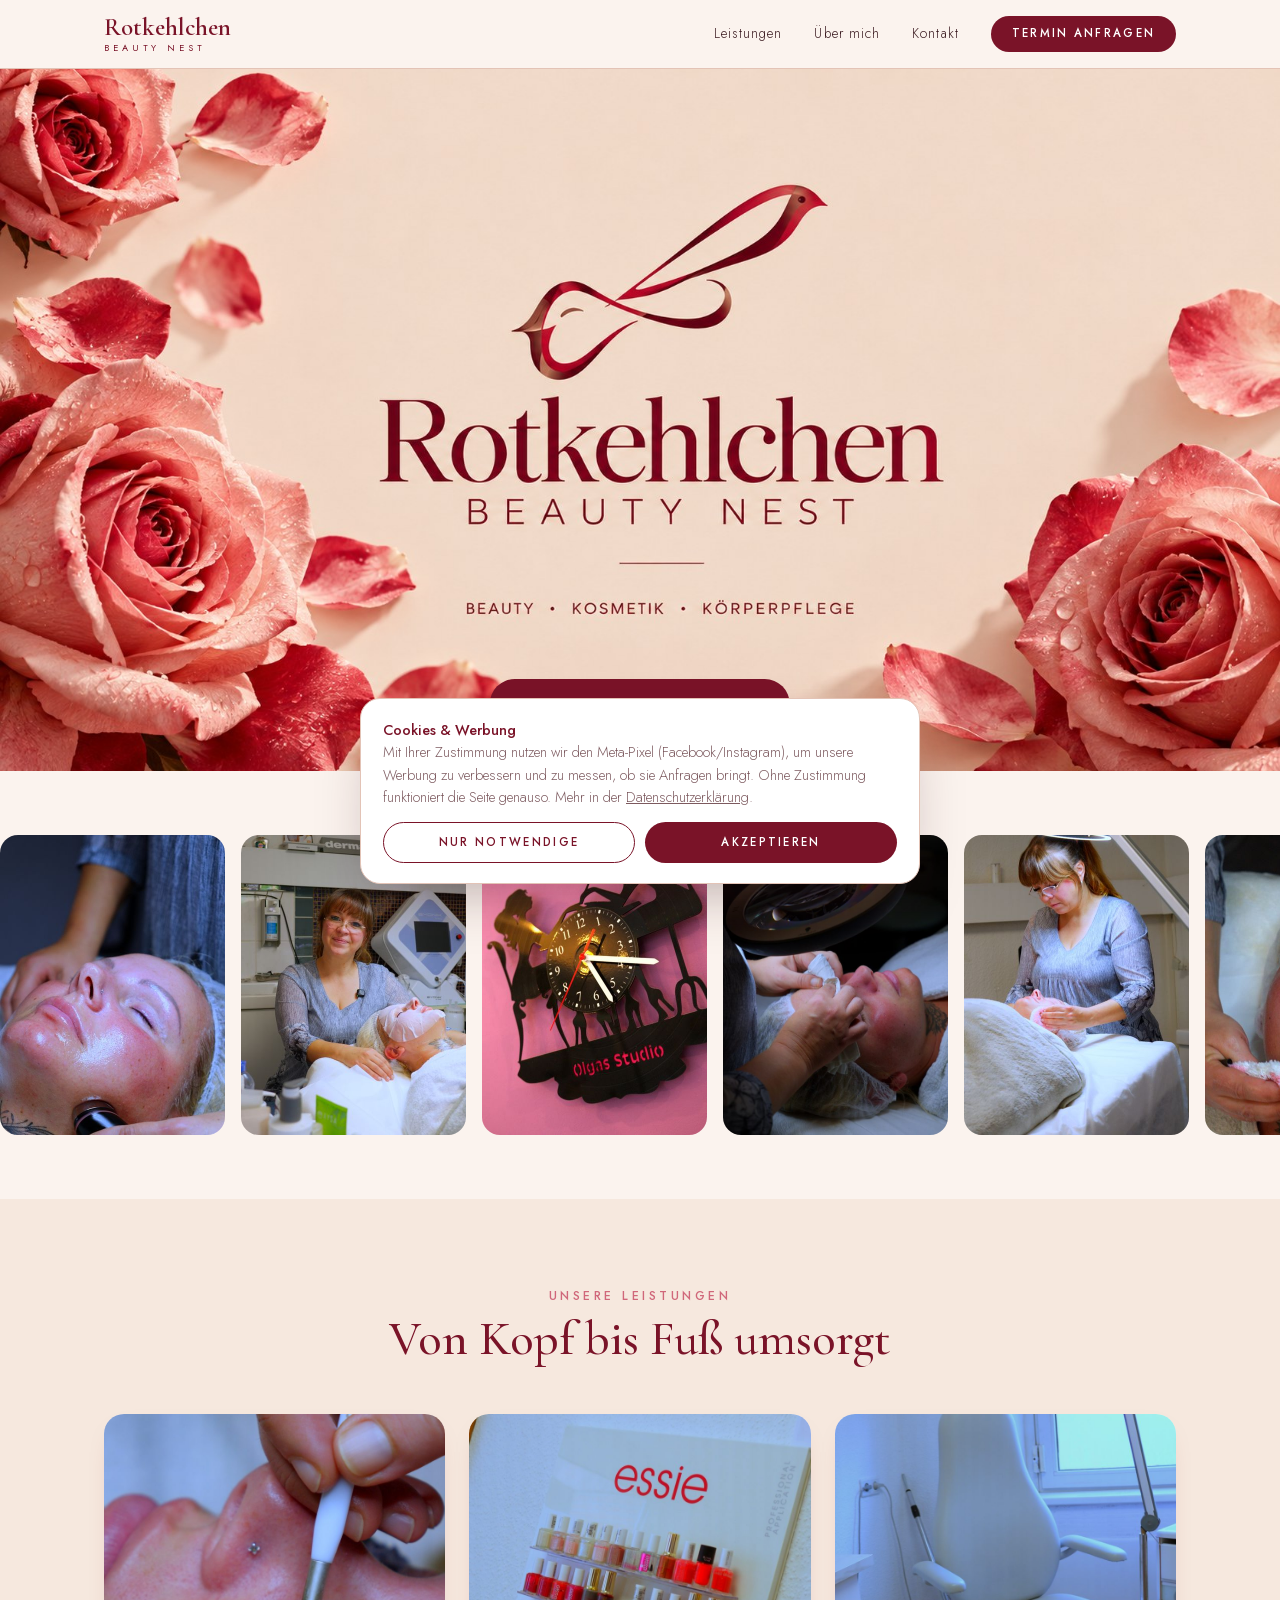
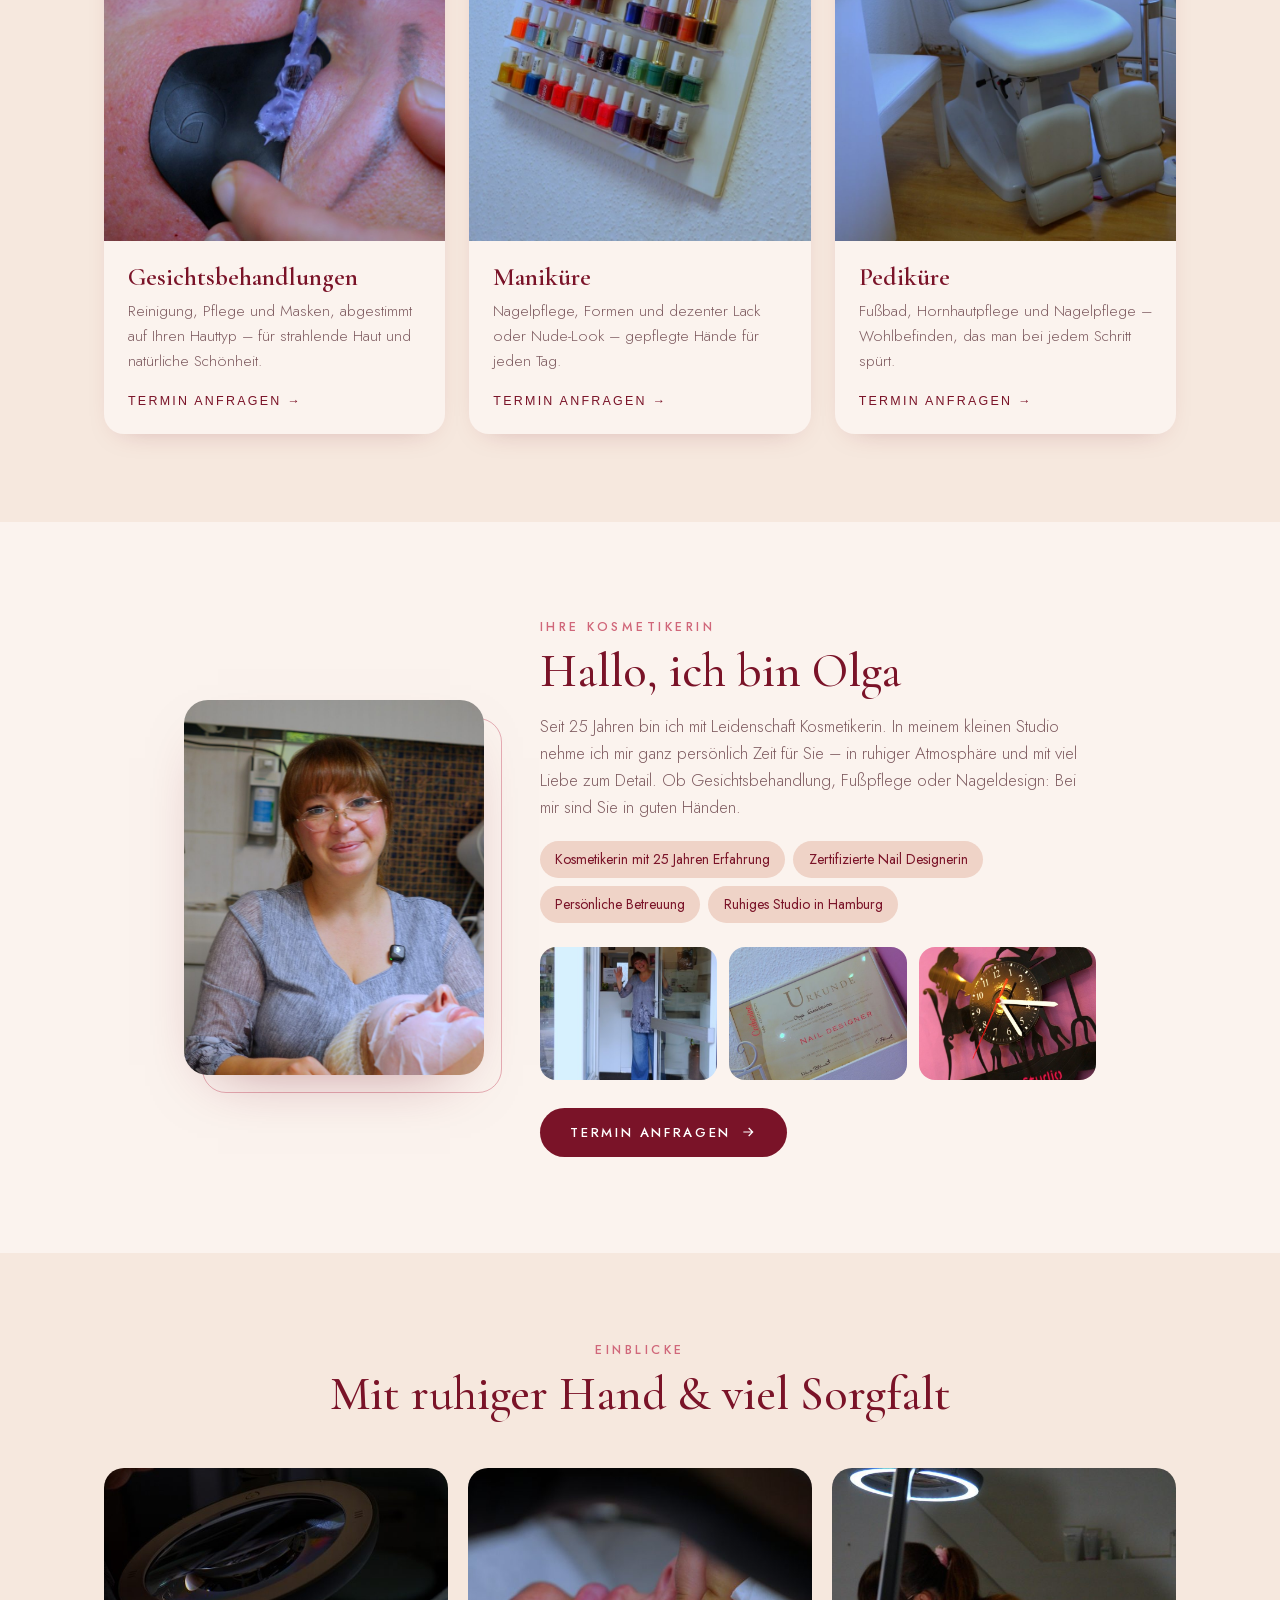
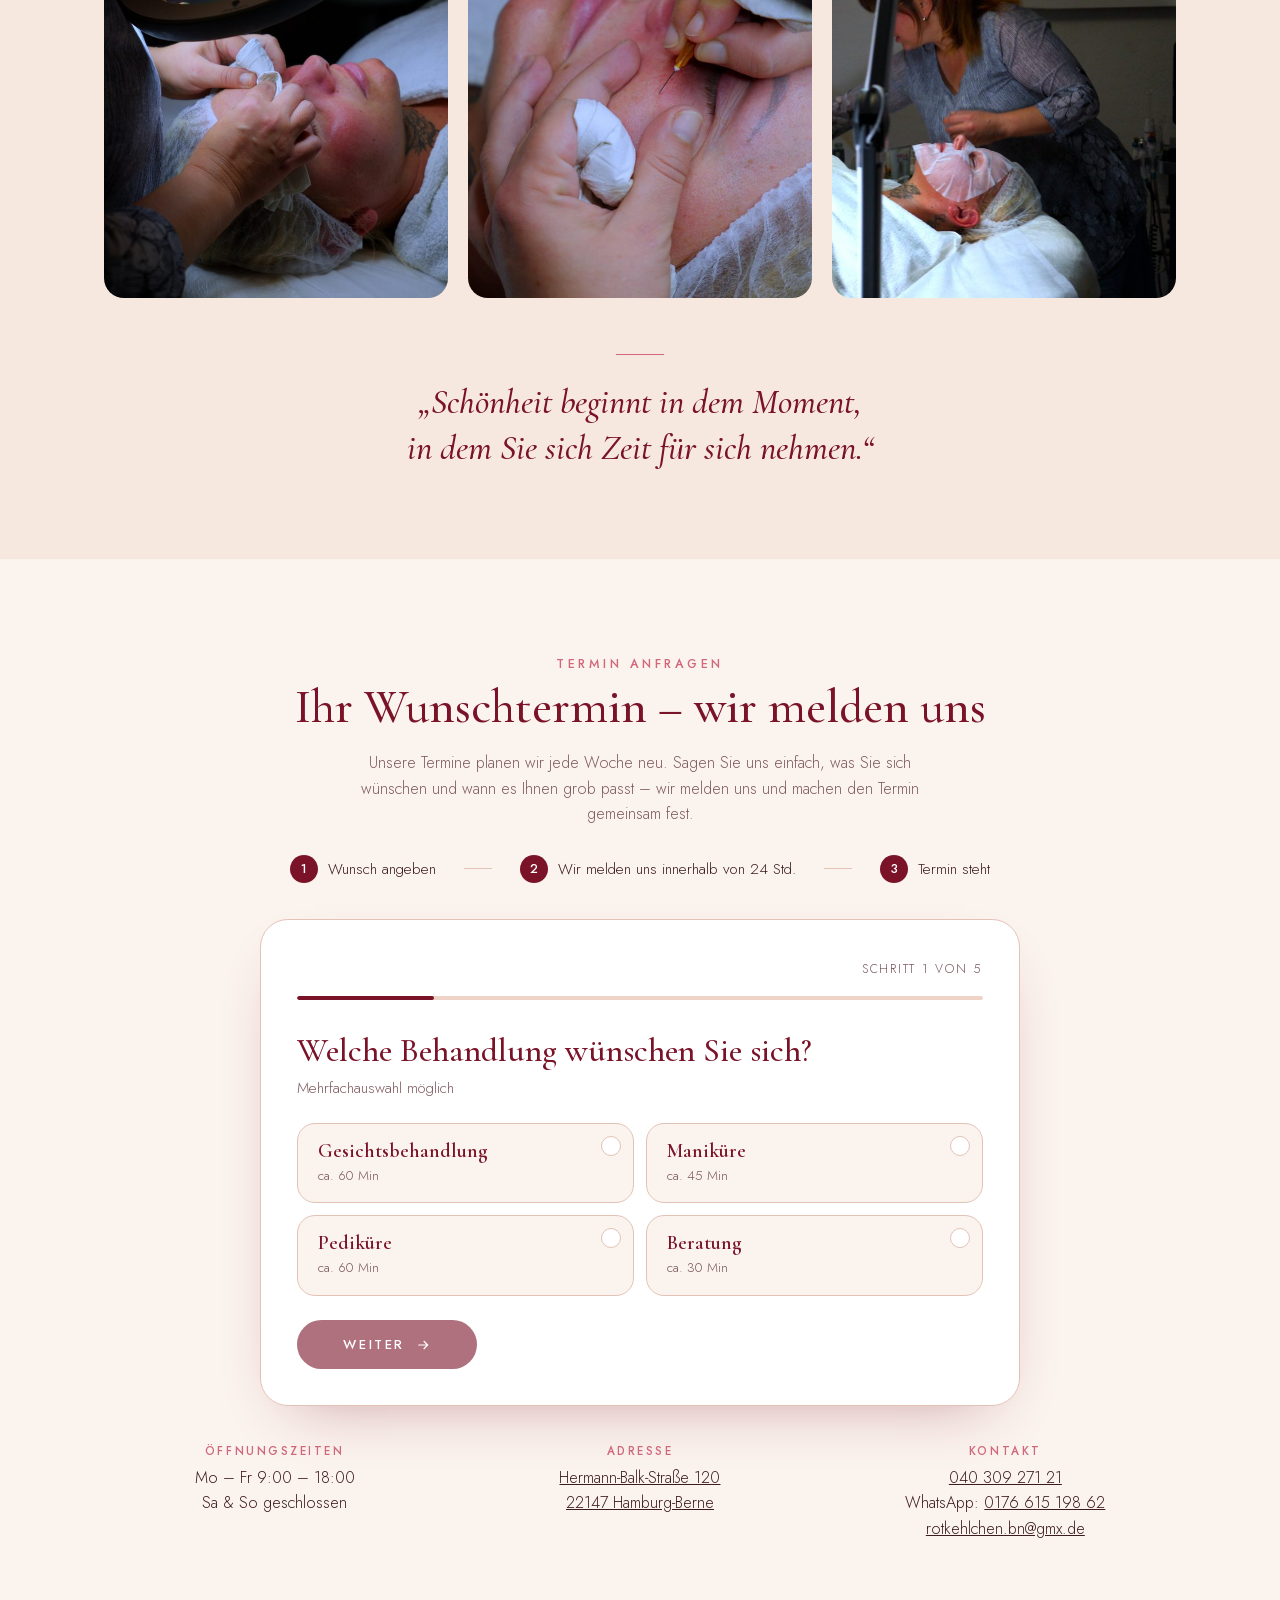
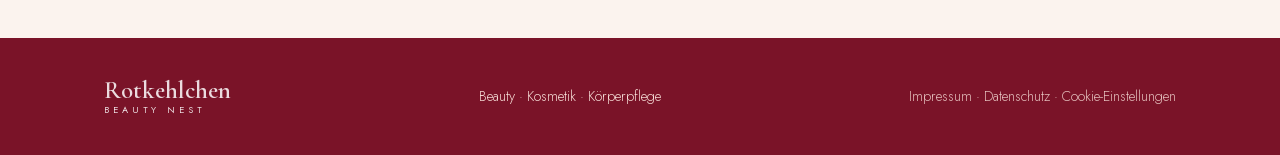
<file: index.html>
<!DOCTYPE html>
<html lang="de">
<head>
<meta charset="UTF-8">
<meta name="viewport" content="width=device-width, initial-scale=1">
<title>Rotkehlchen Beauty Nest – Kosmetik &amp; Fußpflege in Hamburg-Berne</title>
<meta name="description" content="Rotkehlchen Beauty Nest in Hamburg-Berne – Gesichtsbehandlungen, Maniküre und Pediküre. Jetzt Wunschtermin anfragen.">
<link rel="stylesheet" href="assets/fonts/fonts.css">
<link rel="icon" href="/favicon.ico" sizes="48x48">
<link rel="icon" type="image/png" sizes="96x96" href="assets/favicon-96.png">
<link rel="icon" type="image/png" sizes="32x32" href="assets/favicon-32.png">
<link rel="icon" type="image/png" sizes="192x192" href="assets/icon-192.png">
<link rel="apple-touch-icon" href="assets/apple-touch-icon.png">
<meta name="theme-color" content="#7a1328">
<link rel="canonical" href="https://rotkehlchen-beauty-nest.de/">
<!-- Vorschau beim Teilen (WhatsApp, Instagram, Facebook) -->
<meta property="og:type" content="website">
<meta property="og:url" content="https://rotkehlchen-beauty-nest.de/">
<meta property="og:site_name" content="Rotkehlchen Beauty Nest">
<meta property="og:title" content="Rotkehlchen Beauty Nest – Kosmetik in Hamburg-Berne">
<meta property="og:description" content="Gesichtsbehandlungen, Maniküre und Pediküre. Jetzt Wunschtermin anfragen.">
<meta property="og:image" content="https://rotkehlchen-beauty-nest.de/assets/og-image.jpg">
<meta property="og:image:width" content="1200">
<meta property="og:image:height" content="630">
<meta property="og:locale" content="de_DE">
<meta name="twitter:card" content="summary_large_image">
<style>
  :root{
    --cream:#f6e8de;
    --cream-2:#fbf3ee;
    --blush:#efd3c7;
    --rose:#d0677a;
    --wine:#7a1328;
    --wine-dark:#5a0d1d;
    --ink:#3b1a20;
    --muted:#7d5a5f;
    --line:#e3c3b6;
    --serif:"Cormorant Garamond",Georgia,serif;
    --sans:"Jost",system-ui,sans-serif;
  }
  *{box-sizing:border-box;margin:0;padding:0}
  html{scroll-behavior:smooth}
  body{font-family:var(--sans);font-weight:300;color:var(--ink);background:var(--cream-2);line-height:1.6;-webkit-font-smoothing:antialiased}
  img{display:block;max-width:100%}
  a{color:inherit}
  .wrap{max-width:1120px;margin:0 auto;padding:0 24px}
  .eyebrow{font-size:.78rem;letter-spacing:.28em;text-transform:uppercase;color:var(--rose);font-weight:500}
  h2{font-family:var(--serif);font-weight:500;color:var(--wine);font-size:clamp(2rem,4.5vw,3rem);line-height:1.1;margin:.4rem 0 1rem}
  .btn{display:inline-flex;align-items:center;gap:.6rem;background:var(--wine);color:#fff;text-decoration:none;border:0;cursor:pointer;
       font:500 .82rem/1 var(--sans);letter-spacing:.2em;text-transform:uppercase;padding:1.05rem 1.9rem;border-radius:999px;white-space:nowrap;transition:background .2s,transform .2s}
  .btn:hover{background:var(--wine-dark);transform:translateY(-1px)}
  .btn svg{width:16px;height:16px}

  /* Header */
  header{position:sticky;top:0;z-index:20;background:rgba(251,243,238,.9);backdrop-filter:blur(10px);border-bottom:1px solid var(--line)}
  header .wrap{display:flex;align-items:center;justify-content:space-between;height:68px}
  .brand{font-family:var(--serif);font-size:1.55rem;font-weight:600;color:var(--wine);text-decoration:none;line-height:1}
  .brand small{display:block;font-family:var(--sans);font-size:.58rem;letter-spacing:.42em;font-weight:400;margin-top:3px}
  header nav{display:flex;gap:2rem;align-items:center}
  header nav a{text-decoration:none;font-size:.85rem;letter-spacing:.08em}
  header nav a:not(.btn):hover{color:var(--wine)}
  header .btn{padding:.75rem 1.3rem;font-size:.72rem}

  /* Hero */
  .hero{position:relative;background:var(--cream)}
  .hero img{width:100%;height:auto;aspect-ratio:1672/941;object-fit:cover;min-height:440px;max-height:78vh}
  .hero .cta{position:absolute;left:50%;bottom:6%;transform:translateX(-50%);display:flex;flex-direction:column;align-items:center;gap:.8rem}

  /* Slider */
  .slider{overflow:hidden;padding:64px 0}
  .track{display:flex;gap:16px;width:max-content;animation:slide 70s linear infinite}
  .track-dup{display:flex;gap:16px}
  .track img{height:300px;width:225px;object-fit:cover;border-radius:18px;flex:none}
  @keyframes slide{to{transform:translateX(calc(-50% - 8px))}}
  @media (prefers-reduced-motion:reduce){.track{animation:none}.slider{overflow-x:auto}}

  /* Intro */
  .intro{padding:96px 0 72px;text-align:center}
  .intro p.lead{max-width:640px;margin:0 auto;font-size:1.12rem;color:var(--muted)}

  /* Services */
  .services{background:var(--cream);padding:88px 0}
  .head{text-align:center;margin-bottom:48px}
  .cards{display:grid;grid-template-columns:repeat(3,1fr);gap:24px}
  .card{background:var(--cream-2);border-radius:20px;overflow:hidden;display:flex;flex-direction:column;box-shadow:0 10px 30px -18px rgba(122,19,40,.35)}
  .card img{width:100%;aspect-ratio:4/5;object-fit:cover}
  .card .body{padding:22px 24px 26px;display:flex;flex-direction:column;gap:.5rem;flex:1}
  .card h3{font-family:var(--serif);font-weight:600;font-size:1.6rem;color:var(--wine);line-height:1.1}
  .card p{color:var(--muted);font-size:.97rem}
  .card .more{margin-top:auto;padding-top:.8rem;font-size:.78rem;letter-spacing:.18em;text-transform:uppercase;color:var(--wine);font-weight:500;background:none;border:0;cursor:pointer;text-align:left}
  .card .more:hover{color:var(--rose)}

  /* Über mich */
  .about{padding:96px 0}
  .about-grid{display:grid;grid-template-columns:300px 1fr;gap:56px;align-items:center;max-width:960px}
  .about-photo{position:relative}
  .about-photo img{width:100%;aspect-ratio:4/5;object-fit:cover;border-radius:24px;box-shadow:0 24px 60px -34px rgba(122,19,40,.5)}
  .about-photo::before{content:"";position:absolute;inset:18px -18px -18px 18px;border:1px solid var(--rose);border-radius:24px;z-index:-1;opacity:.5}
  .about-text p{color:var(--muted);font-size:1.05rem;margin-bottom:20px}
  .badges{list-style:none;display:flex;flex-wrap:wrap;gap:8px;margin-bottom:24px}
  .badges li{padding:.45rem .95rem;border-radius:999px;background:var(--blush);color:var(--wine);font-size:.88rem;font-weight:400}
  .about-mini{display:grid;grid-template-columns:repeat(3,1fr);gap:12px;margin-bottom:28px}
  .about-mini img{width:100%;aspect-ratio:4/3;object-fit:cover;border-radius:16px}

  /* Galerie */
  .gallery{background:var(--cream);padding:88px 0}
  .gallery-grid{display:grid;grid-template-columns:repeat(3,1fr);gap:20px}
  .gallery-grid img{width:100%;aspect-ratio:4/5;object-fit:cover;border-radius:20px}

  /* Spruch */
  .quote{max-width:720px;margin:56px auto 0;text-align:center;text-wrap:balance;font-family:var(--serif);font-style:italic;font-size:clamp(1.5rem,3vw,2.2rem);line-height:1.3;color:var(--wine)}
  .quote::before{content:"";display:block;width:48px;height:1px;background:var(--rose);margin:0 auto 24px}

  /* Terminanfrage */
  .booking{padding:96px 0}
  .booking .head{margin-bottom:28px}
  .booking .head p{max-width:600px;margin:0 auto;color:var(--muted)}
  .how{display:flex;justify-content:center;flex-wrap:wrap;gap:10px 28px;margin:0 0 36px;list-style:none;counter-reset:how}
  .how li{display:flex;align-items:center;gap:10px;font-size:.95rem;color:var(--ink)}
  .how li::before{counter-increment:how;content:counter(how);display:grid;place-items:center;width:28px;height:28px;border-radius:50%;background:var(--wine);color:#fff;font-size:.8rem;font-weight:500}
  .how li:not(:last-child)::after{content:"";width:28px;height:1px;background:var(--line);margin-left:18px}
  .planner,.done{background:#fff;border:1px solid var(--line);border-radius:28px;padding:36px;box-shadow:0 24px 60px -34px rgba(122,19,40,.45)}
  .block{margin-bottom:34px}
  .block-title{display:flex;align-items:center;flex-wrap:wrap;font-size:.74rem;letter-spacing:.2em;text-transform:uppercase;font-weight:500;color:var(--wine);margin-bottom:14px}
  .block-title em{font-style:normal;letter-spacing:.02em;text-transform:none;font-weight:400;color:var(--muted);margin-left:.6rem;font-size:.85rem}
  .step{display:inline-grid;place-items:center;width:24px;height:24px;border-radius:50%;background:var(--blush);color:var(--wine);font-size:.72rem;letter-spacing:0;margin-right:.6rem;flex:none}
  .step-note{max-width:620px;color:var(--muted);font-size:.95rem;margin:-4px 0 16px}
  .mini-title{font-family:var(--serif);font-weight:600;font-size:1.15rem;color:var(--wine);margin:24px 0 10px;line-height:1.2}

  /* Auswahl-Kacheln & Chips */
  .opt input{position:absolute;opacity:0;pointer-events:none}
  .opt input:focus-visible+span{outline:2px solid var(--rose);outline-offset:2px}
  .svc-grid{display:grid;grid-template-columns:repeat(4,1fr);gap:12px}
  .svc span{display:flex;flex-direction:column;gap:2px;height:100%;padding:14px 16px;border:1px solid var(--line);border-radius:16px;background:var(--cream-2);cursor:pointer;transition:all .15s}
  .svc b{font-family:var(--serif);font-size:1.25rem;font-weight:600;color:var(--wine);line-height:1.15}
  .svc small{font-size:.84rem;color:var(--muted)}
  .svc span:hover{border-color:var(--rose)}
  .svc input:checked+span{background:var(--wine);border-color:var(--wine)}
  .svc input:checked+span b,.svc input:checked+span small{color:#fff}
  .chips{display:flex;flex-wrap:wrap;gap:8px}
  .chip span{display:inline-flex;align-items:center;gap:8px;padding:.6rem 1.1rem;border:1px solid var(--line);border-radius:999px;font-size:.93rem;cursor:pointer;background:var(--cream-2);transition:all .15s}
  .chip span:hover{border-color:var(--rose)}
  .chip input:checked+span{background:var(--wine);border-color:var(--wine);color:#fff}
  .chip svg{width:17px;height:17px}


  /* Klick-Fenster */
  .wizard{max-width:760px;margin:0 auto;overflow:hidden}
  .wz-head{display:flex;align-items:center;justify-content:space-between;min-height:28px;margin-bottom:12px}
  .wz-back{display:inline-flex;align-items:center;gap:4px;background:none;border:0;color:var(--wine);font:500 .82rem var(--sans);letter-spacing:.06em;cursor:pointer;padding:4px 6px 4px 0}
  .wz-back svg{width:16px;height:16px}
  .wz-back[hidden]{display:none}
  .wz-count{margin-left:auto;font-size:.78rem;letter-spacing:.14em;text-transform:uppercase;color:var(--muted)}
  .wz-bar{height:4px;background:var(--blush);border-radius:4px;overflow:hidden;margin-bottom:32px}
  .wz-bar span{display:block;height:100%;width:20%;background:var(--wine);border-radius:4px;transition:width .35s ease}
  .wstep{display:none}
  .wstep.active{display:block}
  .wstep.active.anim{animation:wzIn .35s ease}
  .wstep.active.anim.back{animation-name:wzBack}
  @media (prefers-reduced-motion:reduce){.wstep.active.anim{animation:none}}
  @keyframes wzIn{from{opacity:0;transform:translateX(24px)}to{opacity:1;transform:none}}
  @keyframes wzBack{from{opacity:0;transform:translateX(-24px)}to{opacity:1;transform:none}}
  .wz-q{font-family:var(--serif);font-weight:500;font-size:clamp(1.6rem,3.4vw,2.1rem);color:var(--wine);line-height:1.15;margin-bottom:6px;outline:none}
  .wz-hint{color:var(--muted);font-size:.95rem;margin-bottom:22px}
  .wz-q+.tiles{margin-top:22px}
  .tiles{display:grid;grid-template-columns:1fr 1fr;gap:12px;margin-bottom:24px}
  .tiles.three{grid-template-columns:repeat(3,1fr)}
  .tile span{display:flex;flex-direction:column;justify-content:center;gap:2px;min-height:78px;height:100%;padding:16px 20px;border:1px solid var(--line);border-radius:18px;background:var(--cream-2);cursor:pointer;transition:all .15s;position:relative}
  .tile span.ic{align-items:center;text-align:center;gap:8px}
  .tile span.ic svg{width:26px;height:26px;color:var(--wine)}
  .tile b{font-family:var(--serif);font-size:1.25rem;font-weight:600;color:var(--wine);line-height:1.15}
  .tile input[type=checkbox]+span{padding-right:44px}
  .tile small{font-size:.84rem;color:var(--muted)}
  .tile span:hover{border-color:var(--rose);transform:translateY(-1px)}
  .tile input:checked+span{background:var(--wine);border-color:var(--wine)}
  .tile input:checked+span b,.tile input:checked+span small,.tile input:checked+span svg{color:#fff}
  .tile input[type=checkbox]+span::after{content:"";position:absolute;top:12px;right:12px;width:18px;height:18px;border-radius:50%;border:1px solid var(--line);background:#fff}
  .tile input[type=checkbox]:checked+span::after{border-color:#fff;background:#fff url("data:image/svg+xml,%3Csvg xmlns='http://www.w3.org/2000/svg' viewBox='0 0 24 24' fill='none' stroke='%237a1328' stroke-width='3'%3E%3Cpath d='M5 12.5l4.5 4.5L19 7.5'/%3E%3C/svg%3E") center/12px no-repeat}
  .wz-next{min-width:180px;justify-content:center}
  .wz-next:disabled{opacity:.4;cursor:default;transform:none}
  .wz-recap{background:var(--cream-2);border-radius:14px;padding:12px 16px;font-size:.9rem;color:var(--muted);margin:14px 0 20px;line-height:1.6}
  .wz-recap b{color:var(--wine);font-weight:500}

  /* Daten */
  fieldset{border:0;min-width:0}
  .row{display:grid;grid-template-columns:1fr 1fr 1fr;gap:14px}
  .field{display:flex;flex-direction:column;gap:.35rem;margin-bottom:14px}
  .field span{font-size:.82rem;color:var(--muted)}
  input[type=text],input[type=email],input[type=tel],textarea{
    width:100%;font:400 1rem var(--sans);color:var(--ink);background:var(--cream-2);border:1px solid var(--line);border-radius:12px;padding:.8rem .95rem;transition:border .15s}
  input:focus,textarea:focus{outline:none;border-color:var(--rose);background:#fff}
  textarea{resize:vertical;min-height:72px}
  .consent{display:flex;gap:.6rem;align-items:flex-start;font-size:.85rem;color:var(--muted);margin-bottom:20px}
  .consent input{margin-top:.25rem;accent-color:var(--wine)}
  .btn.send{width:100%;justify-content:center}
  .btn:disabled{opacity:.6;cursor:default;transform:none}
  .error{color:#b3261e;font-size:.88rem;margin-bottom:12px;display:none}

  .done{display:none;text-align:center;padding:56px 36px}
  .done .check{width:64px;height:64px;border-radius:50%;background:var(--blush);display:grid;place-items:center;margin:0 auto 20px;color:var(--wine)}
  .done h3{font-family:var(--serif);font-size:2.1rem;color:var(--wine);font-weight:500;margin-bottom:.6rem}
  .done p{color:var(--muted);max-width:460px;margin:0 auto}
  .done .summary{margin:22px auto 26px;background:var(--cream-2);border-radius:14px;padding:16px 20px;text-align:left;max-width:420px;font-size:.93rem;line-height:1.7}
  .done .again{background:none;border:1px solid var(--wine);color:var(--wine)}
  .done .again:hover{background:var(--wine);color:#fff}

  .info-strip{display:grid;grid-template-columns:repeat(3,1fr);gap:24px;margin-top:36px;text-align:center}
  .info-strip dt{font-size:.72rem;letter-spacing:.22em;text-transform:uppercase;color:var(--rose);font-weight:500;margin-bottom:4px}
  .info-strip dd{font-size:1rem}
  footer{background:var(--wine);color:#f6dcd6;padding:40px 0;font-size:.88rem}
  footer .wrap{display:flex;justify-content:space-between;flex-wrap:wrap;gap:1rem;align-items:center}
  footer .brand{color:#fff}
  footer a{text-decoration:none;opacity:.85}
  footer a:hover{opacity:1}
  footer button.linklike{background:none;border:0;color:inherit;font:inherit;opacity:.85;cursor:pointer;padding:0}
  footer button.linklike:hover{opacity:1}

  /* Cookie-Banner */
  .cookie-banner{position:fixed;left:16px;right:16px;bottom:16px;z-index:50;max-width:560px;margin:0 auto;background:#fff;border:1px solid var(--line);border-radius:20px;padding:20px 22px;box-shadow:0 24px 60px -20px rgba(59,26,32,.35)}
  .cookie-banner[hidden]{display:none}
  .cookie-banner p{font-size:.9rem;color:var(--muted);margin-bottom:14px;line-height:1.55}
  .cookie-banner p strong{color:var(--wine);font-weight:500}
  .cookie-btns{display:grid;grid-template-columns:1fr 1fr;gap:10px}
  .cookie-btns .btn{justify-content:center;padding:.85rem 1rem;font-size:.72rem}
  .cookie-btns .btn.ghost{background:#fff;color:var(--wine);border:1px solid var(--wine)}
  .cookie-btns .btn.ghost:hover{background:var(--cream-2)}

  @media (max-width:860px){
    header nav a:not(.btn){display:none}
    .cards{grid-template-columns:1fr;max-width:460px;margin:0 auto}
    .about-grid{grid-template-columns:1fr;gap:32px}
    .about-photo{max-width:240px;margin:0 auto;width:100%}
    .about-text{text-align:center}
    .badges{justify-content:center}
    .about-mini{margin-left:auto;margin-right:auto}
    .gallery-grid{gap:10px}
    .card img{aspect-ratio:16/10}
    .svc-grid{grid-template-columns:1fr 1fr}
    .tiles.three{grid-template-columns:repeat(3,1fr)}
    .tile span{min-height:64px;padding:12px 14px;border-radius:14px}
    .tile span.ic{padding:12px 6px}
    .tile b{font-size:1.02rem}
    .tile input[type=checkbox]+span{padding-right:32px}
    .tile input[type=checkbox]+span::after{top:9px;right:9px;width:16px;height:16px}
    .tiles{gap:8px}
    .wz-next{width:100%}
    .wz-bar{margin-bottom:24px}
    .row{grid-template-columns:1fr 1fr}
    .row .field:last-child{grid-column:1/-1}
  }
  @media (max-width:520px){
    .wrap{padding:0 16px}
    .intro{padding:64px 0 48px}
    .about{padding:64px 0}
    .gallery{padding:64px 0}
    .gallery-grid{gap:8px}
    .gallery-grid img{border-radius:14px}
    .slider{padding:36px 0 18px}
    .services{padding-top:18px}
    .badges{display:grid;grid-template-columns:1fr 1fr;gap:8px}
    .badges li{display:flex;align-items:center;justify-content:center;text-align:center;font-size:.8rem;line-height:1.3;padding:.5rem .6rem;border-radius:14px}
    .about-mini{gap:8px}
    .about-mini img{aspect-ratio:3/4;border-radius:12px}
    .track,.track-dup{gap:10px}
    .track img{height:220px;width:165px;border-radius:14px}
    @keyframes slide{to{transform:translateX(calc(-50% - 5px))}}
    .planner,.done{padding:22px 14px;border-radius:22px}
    .how{flex-direction:column;align-items:flex-start;max-width:300px;margin:0 auto 28px}
    .how li:not(:last-child)::after{display:none}
    .svc span{padding:12px}
    .svc b{font-size:1.08rem}
    .row{grid-template-columns:1fr;gap:0}
    .info-strip{grid-template-columns:1fr;gap:16px}
    .hero img{min-height:380px}
    .hero .cta{bottom:3%}
    .hero .btn{padding:.85rem 1.4rem;font-size:.74rem}
    .quote{margin-top:36px}
  }
</style>
<script type="application/ld+json">
{
  "@context": "https://schema.org",
  "@type": "BeautySalon",
  "name": "Rotkehlchen Beauty Nest",
  "url": "https://rotkehlchen-beauty-nest.de/",
  "image": "https://rotkehlchen-beauty-nest.de/assets/og-image.jpg",
  "logo": "https://rotkehlchen-beauty-nest.de/assets/icon-192.png",
  "description": "Kosmetikstudio in Hamburg-Berne: Gesichtsbehandlungen, Maniküre, Pediküre und Fußpflege.",
  "telephone": "+49 40 30927121",
  "email": "rotkehlchen.bn@gmx.de",
  "address": {
    "@type": "PostalAddress",
    "streetAddress": "Hermann-Balk-Straße 120",
    "postalCode": "22147",
    "addressLocality": "Hamburg",
    "addressCountry": "DE"
  },
  "openingHoursSpecification": [{
    "@type": "OpeningHoursSpecification",
    "dayOfWeek": ["Monday","Tuesday","Wednesday","Thursday","Friday"],
    "opens": "09:00",
    "closes": "18:00"
  }],
  "sameAs": ["https://www.instagram.com/rotkehlchen_bn/"]
}
</script>
</head>
<body>

<header>
  <div class="wrap">
    <a href="#" class="brand">Rotkehlchen<small>BEAUTY NEST</small></a>
    <nav>
      <a href="#leistungen">Leistungen</a>
      <a href="#ueber-mich">Über mich</a>
      <a href="#termin">Kontakt</a>
      <a href="#termin" class="btn">Termin anfragen</a>
    </nav>
  </div>
</header>

<section class="hero">
  <img src="assets/hero.jpg?v=4" alt="Rotkehlchen Beauty Nest – Beauty, Kosmetik, Körperpflege">
  <div class="cta">
    <a href="#termin" class="btn">Jetzt Termin anfragen
      <svg viewBox="0 0 24 24" fill="none" stroke="currentColor" stroke-width="1.8"><path d="M5 12h14M13 6l6 6-6 6"/></svg>
    </a>
  </div>
</section>

<section class="slider" aria-label="Eindrücke aus dem Studio">
  <div class="track">
      <img src="assets/slide-01.jpg?v=4" alt="Strahlende Haut während der Gesichtsbehandlung" width="450" height="600" loading="lazy">
      <img src="assets/slide-04.jpg?v=4" alt="Olga bei einer Behandlung mit Tuchmaske" width="450" height="600" loading="lazy">
      <img src="assets/slide-07.jpg?v=4" alt="Wanduhr „Olgas Studio“" width="450" height="600" loading="lazy">
      <img src="assets/einblick-1.jpg?v=4" alt="Hautreinigung unter der Lupenlampe" width="450" height="600" loading="lazy">
      <img src="assets/slide-05.jpg?v=4" alt="Olga bei der Arbeit im Studio" width="450" height="600" loading="lazy">
      <img src="assets/slide-10.jpg?v=4" alt="Gesichtsbehandlung mit warmen Kompressen" width="450" height="600" loading="lazy">
      <img src="assets/slide-08.jpg?v=4" alt="Nagellack-Auswahl von essie" width="450" height="600" loading="lazy">
      <img src="assets/einblick-2.jpg?v=4" alt="Präzise Detailarbeit bei der Gesichtsbehandlung" width="450" height="600" loading="lazy">
      <img src="assets/slide-09.jpg?v=4" alt="Olga begrüßt Kundinnen am Eingang" width="450" height="600" loading="lazy">
      <img src="assets/slide-02.jpg?v=4" alt="Serum wird mit der Pipette aufgetragen" width="450" height="600" loading="lazy">
      <img src="assets/slide-03.jpg?v=4" alt="Entspannende Kopf- und Nackenmassage" width="450" height="600" loading="lazy">
      <img src="assets/slide-06.jpg?v=4" alt="Wirkstoffe werden punktgenau aufgetragen" width="450" height="600" loading="lazy">
      <img src="assets/einblick-3.jpg?v=4" alt="Auflegen einer Tuchmaske im Behandlungsraum" width="450" height="600" loading="lazy">
    <div class="track-dup" aria-hidden="true">
      <img src="assets/slide-01.jpg?v=4" alt="" width="450" height="600" loading="lazy">
      <img src="assets/slide-04.jpg?v=4" alt="" width="450" height="600" loading="lazy">
      <img src="assets/slide-07.jpg?v=4" alt="" width="450" height="600" loading="lazy">
      <img src="assets/einblick-1.jpg?v=4" alt="" width="450" height="600" loading="lazy">
      <img src="assets/slide-05.jpg?v=4" alt="" width="450" height="600" loading="lazy">
      <img src="assets/slide-10.jpg?v=4" alt="" width="450" height="600" loading="lazy">
      <img src="assets/slide-08.jpg?v=4" alt="" width="450" height="600" loading="lazy">
      <img src="assets/einblick-2.jpg?v=4" alt="" width="450" height="600" loading="lazy">
      <img src="assets/slide-09.jpg?v=4" alt="" width="450" height="600" loading="lazy">
      <img src="assets/slide-02.jpg?v=4" alt="" width="450" height="600" loading="lazy">
      <img src="assets/slide-03.jpg?v=4" alt="" width="450" height="600" loading="lazy">
      <img src="assets/slide-06.jpg?v=4" alt="" width="450" height="600" loading="lazy">
      <img src="assets/einblick-3.jpg?v=4" alt="" width="450" height="600" loading="lazy">
    </div>
  </div>
</section>

<section class="services" id="leistungen">
  <div class="wrap">
    <div class="head">
      <div class="eyebrow">Unsere Leistungen</div>
      <h2>Von Kopf bis Fuß umsorgt</h2>
    </div>
    <div class="cards">
      <article class="card">
        <img src="assets/gesicht.jpg?v=4" alt="Auftragen einer Gesichtsmaske mit dem Pinsel" loading="lazy">
        <div class="body">
          <h3>Gesichtsbehandlungen</h3>
          <p>Reinigung, Pflege und Masken, abgestimmt auf Ihren Hauttyp – für strahlende Haut und natürliche Schönheit.</p>
          <button class="more" data-service="Gesichtsbehandlung">Termin anfragen →</button>
        </div>
      </article>
      <article class="card">
        <img src="assets/manikuere.jpg?v=4" alt="Nagellack-Auswahl im Studio" loading="lazy">
        <div class="body">
          <h3>Maniküre</h3>
          <p>Nagelpflege, Formen und dezenter Lack oder Nude-Look – gepflegte Hände für jeden Tag.</p>
          <button class="more" data-service="Maniküre">Termin anfragen →</button>
        </div>
      </article>
      <article class="card">
        <img src="assets/pedikuere.jpg?v=4" alt="Behandlungsstuhl für die Fußpflege" loading="lazy">
        <div class="body">
          <h3>Pediküre</h3>
          <p>Fußbad, Hornhautpflege und Nagelpflege – Wohlbefinden, das man bei jedem Schritt spürt.</p>
          <button class="more" data-service="Pediküre">Termin anfragen →</button>
        </div>
      </article>
    </div>
  </div>
</section>

<section class="about" id="ueber-mich">
  <div class="wrap about-grid">
    <div class="about-photo">
      <img src="assets/olga.jpg?v=4" alt="Olga Sinitsina in ihrem Studio" loading="lazy">
    </div>
    <div class="about-text">
      <div class="eyebrow">Ihre Kosmetikerin</div>
      <h2>Hallo, ich bin Olga</h2>
      <p>Seit 25 Jahren bin ich mit Leidenschaft Kosmetikerin. In meinem kleinen Studio nehme ich mir ganz persönlich Zeit für Sie – in ruhiger Atmosphäre und mit viel Liebe zum Detail. Ob Gesichtsbehandlung, Fußpflege oder Nageldesign: Bei mir sind Sie in guten Händen.</p>
      <ul class="badges">
        <li>Kosmetikerin mit 25 Jahren Erfahrung</li>
        <li>Zertifizierte Nail Designerin</li>
        <li>Persönliche Betreuung</li>
        <li>Ruhiges Studio in Hamburg</li>
      </ul>
      <div class="about-mini">
        <img src="assets/studio.jpg?v=4" alt="Olga begrüßt Kundinnen am Eingang des Studios" loading="lazy">
        <img src="assets/urkunde.jpg?v=4" alt="Urkunde Nail Designer von Olga Sinitsina" loading="lazy">
        <img src="assets/uhr.jpg?v=4" alt="Wanduhr „Olgas Studio“" loading="lazy">
      </div>
      <a href="#termin" class="btn">Termin anfragen
        <svg viewBox="0 0 24 24" fill="none" stroke="currentColor" stroke-width="1.8"><path d="M5 12h14M13 6l6 6-6 6"/></svg>
      </a>
    </div>
  </div>
</section>

<section class="gallery">
  <div class="wrap">
    <div class="head">
      <div class="eyebrow">Einblicke</div>
      <h2>Mit ruhiger Hand &amp; viel Sorgfalt</h2>
    </div>
    <div class="gallery-grid">
      <img src="assets/einblick-1.jpg?v=4" alt="Hautreinigung unter der Lupenlampe" loading="lazy">
      <img src="assets/einblick-2.jpg?v=4" alt="Präzise Detailarbeit bei der Gesichtsbehandlung" loading="lazy">
      <img src="assets/einblick-3.jpg?v=4" alt="Auflegen einer Tuchmaske im Behandlungsraum" loading="lazy">
    </div>
    <blockquote class="quote">„Schönheit beginnt in dem Moment, in dem Sie sich Zeit für sich nehmen.“</blockquote>
  </div>
</section>


<section class="booking" id="termin">
  <div class="wrap">
    <div class="head">
      <div class="eyebrow">Termin anfragen</div>
      <h2>Ihr Wunschtermin – wir melden uns</h2>
      <p>Unsere Termine planen wir jede Woche neu. Sagen Sie uns einfach, was Sie sich wünschen und wann es Ihnen grob passt – wir melden uns und machen den Termin gemeinsam fest.</p>
    </div>
    <ol class="how">
      <li>Wunsch angeben</li>
      <li>Wir melden uns innerhalb von 24 Std.</li>
      <li>Termin steht</li>
    </ol>

    <form class="planner wizard" id="planner" novalidate>
      <div class="wz-head">
        <button type="button" class="wz-back" id="wzBack" aria-label="Zurück" hidden><svg viewBox="0 0 24 24" fill="none" stroke="currentColor" stroke-width="1.8"><path d="M15 6l-6 6 6 6"/></svg>Zurück</button>
        <span class="wz-count" id="wzCount">Schritt 1 von 5</span>
      </div>
      <div class="wz-bar"><span id="wzBar"></span></div>

      <div class="wstep active" data-step="1">
        <h3 class="wz-q" tabindex="-1">Welche Behandlung wünschen Sie sich?</h3>
        <p class="wz-hint">Mehrfachauswahl möglich</p>
        <div class="tiles">
          <label class="opt tile"><input type="checkbox" name="service" value="Gesichtsbehandlung"><span><b>Gesichts&shy;behandlung</b><small>ca. 60 Min</small></span></label>
          <label class="opt tile"><input type="checkbox" name="service" value="Maniküre"><span><b>Maniküre</b><small>ca. 45 Min</small></span></label>
          <label class="opt tile"><input type="checkbox" name="service" value="Pediküre"><span><b>Pediküre</b><small>ca. 60 Min</small></span></label>
          <label class="opt tile"><input type="checkbox" name="service" value="Beratung"><span><b>Beratung</b><small>ca. 30 Min</small></span></label>
        </div>
        <button type="button" class="btn wz-next" data-next>Weiter <svg viewBox="0 0 24 24" fill="none" stroke="currentColor" stroke-width="1.8"><path d="M5 12h14M13 6l6 6-6 6"/></svg></button>
      </div>

      <div class="wstep" data-step="2">
        <h3 class="wz-q" tabindex="-1">Wann hätten Sie gerne Ihren Termin?</h3>
        <div class="tiles">
          <label class="opt tile"><input type="radio" name="when" value="So bald wie möglich"><span><b>So bald wie möglich</b></span></label>
          <label class="opt tile"><input type="radio" name="when" value="Diese Woche"><span><b>Diese Woche</b></span></label>
          <label class="opt tile"><input type="radio" name="when" value="Nächste Woche"><span><b>Nächste Woche</b></span></label>
          <label class="opt tile"><input type="radio" name="when" value="Später / flexibel"><span><b>Später / flexibel</b></span></label>
        </div>
        <button type="button" class="btn wz-next" data-next>Weiter <svg viewBox="0 0 24 24" fill="none" stroke="currentColor" stroke-width="1.8"><path d="M5 12h14M13 6l6 6-6 6"/></svg></button>
      </div>

      <div class="wstep" data-step="3">
        <h3 class="wz-q" tabindex="-1">Wie dürfen wir uns bei Ihnen melden?</h3>
        <p class="wz-hint">Wir melden uns persönlich, um gemeinsam einen Termin zu finden, der wirklich zu Ihnen passt.</p>
        <div class="tiles three">
          <label class="opt tile"><input type="radio" name="channel" value="Anruf"><span class="ic"><svg viewBox="0 0 24 24" fill="none" stroke="currentColor" stroke-width="1.6"><path d="M5 4h4l2 5-2.5 1.5a11 11 0 0 0 5 5L15 13l5 2v4a2 2 0 0 1-2 2A16 16 0 0 1 3 6a2 2 0 0 1 2-2"/></svg><b>Anruf</b></span></label>
          <label class="opt tile"><input type="radio" name="channel" value="WhatsApp"><span class="ic"><svg viewBox="0 0 24 24" fill="none" stroke="currentColor" stroke-width="1.6"><path d="M4 20l1.3-4A8 8 0 1 1 8 18.7z"/></svg><b>WhatsApp</b></span></label>
          <label class="opt tile"><input type="radio" name="channel" value="SMS"><span class="ic"><svg viewBox="0 0 24 24" fill="none" stroke="currentColor" stroke-width="1.6"><rect x="4" y="5" width="16" height="12" rx="3"/><path d="M9 21l3-4"/></svg><b>SMS</b></span></label>
        </div>
        <button type="button" class="btn wz-next" data-next>Weiter <svg viewBox="0 0 24 24" fill="none" stroke="currentColor" stroke-width="1.8"><path d="M5 12h14M13 6l6 6-6 6"/></svg></button>
      </div>

      <div class="wstep" data-step="4">
        <h3 class="wz-q" tabindex="-1">Wann sind Sie am besten erreichbar?</h3>
        <p class="wz-hint">Mehrfachauswahl möglich – oder einfach weiter, wenn es egal ist.</p>
        <div class="tiles">
          <label class="opt tile"><input type="checkbox" name="reach" value="vormittags"><span><b>Vormittags</b></span></label>
          <label class="opt tile"><input type="checkbox" name="reach" value="mittags"><span><b>Mittags</b></span></label>
          <label class="opt tile"><input type="checkbox" name="reach" value="nachmittags"><span><b>Nachmittags</b></span></label>
          <label class="opt tile"><input type="checkbox" name="reach" value="abends"><span><b>Abends</b></span></label>
        </div>
        <button type="button" class="btn wz-next" data-next>Weiter <svg viewBox="0 0 24 24" fill="none" stroke="currentColor" stroke-width="1.8"><path d="M5 12h14M13 6l6 6-6 6"/></svg></button>
      </div>

      <div class="wstep" data-step="5">
        <h3 class="wz-q" tabindex="-1">Fast geschafft! Wie erreichen wir Sie?</h3>
        <p class="wz-recap" id="wzRecap"></p>
        <fieldset>
          <div class="row">
            <label class="field"><span>Name *</span><input type="text" name="name" autocomplete="name"></label>
            <label class="field"><span>Telefon *</span><input type="tel" name="phone" autocomplete="tel"></label>
            <label class="field"><span>E-Mail (optional)</span><input type="email" name="email" autocomplete="email"></label>
          </div>
          <label class="field"><span>Nachricht (optional)</span><textarea name="message" placeholder="Wünsche, Hautempfindlichkeiten, Fragen …"></textarea></label>
          <label class="consent"><input type="checkbox" name="consent"> <span>Ich bin einverstanden, dass meine Angaben zur Bearbeitung meiner Terminanfrage verarbeitet werden und man mich dazu kontaktiert. Mehr in der <a href="datenschutz.html" target="_blank">Datenschutzerklärung</a>.</span></label>
          <input type="checkbox" name="botcheck" tabindex="-1" autocomplete="off" aria-hidden="true" style="display:none">
          <button type="submit" class="btn send" id="sendBtn">Anfrage senden <svg viewBox="0 0 24 24" fill="none" stroke="currentColor" stroke-width="1.8"><path d="M5 12h14M13 6l6 6-6 6"/></svg></button>
        </fieldset>
      </div>
      <p class="error" id="error" role="alert"></p>
    </form>

    <div class="done" id="done" role="status">
      <div class="check"><svg width="28" height="28" viewBox="0 0 24 24" fill="none" stroke="currentColor" stroke-width="2"><path d="M5 12.5l4.5 4.5L19 7.5"/></svg></div>
      <h3 id="doneTitle">Danke!</h3>
      <p id="doneText"></p>
      <div class="summary" id="summary"></div>
      <button type="button" class="btn again" id="again">Neue Anfrage</button>
    </div>

    <dl class="info-strip">
      <div><dt>Öffnungszeiten</dt><dd>Mo – Fr 9:00 – 18:00<br>Sa &amp; So geschlossen</dd></div>
      <div><dt>Adresse</dt><dd><a href="https://maps.google.com/?q=Hermann-Balk-Stra%C3%9Fe+120,+22147+Hamburg" target="_blank" rel="noopener">Hermann-Balk-Straße 120<br>22147 Hamburg-Berne</a></dd></div>
      <div><dt>Kontakt</dt><dd><a href="tel:+494030927121">040 309 271 21</a><br>WhatsApp: <a href="https://wa.me/4917661519862" target="_blank" rel="noopener">0176 615 198 62</a><br><a href="mailto:rotkehlchen.bn@gmx.de">rotkehlchen.bn@gmx.de</a></dd></div>
    </dl>
  </div>
</section>

<footer>
  <div class="wrap">
    <a href="#" class="brand">Rotkehlchen<small>BEAUTY NEST</small></a>
    <div>Beauty · Kosmetik · Körperpflege</div>
    <div><a href="impressum.html">Impressum</a> · <a href="datenschutz.html">Datenschutz</a><span id="cookieLinkWrap" hidden> · <button type="button" class="linklike" id="cookieSettings">Cookie-Einstellungen</button></span></div>
  </div>
</footer>

<div class="cookie-banner" id="cookieBanner" role="dialog" aria-labelledby="cookieTitle" hidden>
  <p><strong id="cookieTitle">Cookies & Werbung</strong><br>Mit Ihrer Zustimmung nutzen wir den Meta-Pixel (Facebook/Instagram), um unsere Werbung zu verbessern und zu messen, ob sie Anfragen bringt. Ohne Zustimmung funktioniert die Seite genauso. Mehr in der <a href="datenschutz.html">Datenschutzerklärung</a>.</p>
  <div class="cookie-btns">
    <button type="button" class="btn ghost" id="cookieDeny">Nur notwendige</button>
    <button type="button" class="btn" id="cookieAccept">Akzeptieren</button>
  </div>
</div>

<script>
  /* ========== EINSTELLUNGEN – hier anpassen ========== */
  const CONFIG = {
    // Versand über Web3Forms (web3forms.com) – Konto: wendepunkt.marketing@gmail.com.
    // Jeder Access Key = ein Formular mit genau einem Empfänger. Die Anfrage geht an jeden Key in der Liste.
    // Empfänger wird in Web3Forms beim Formular eingestellt (nicht hier). Weitere Empfänger = weiteres Formular + Key hier ergänzen.
    // (Achtung: jeder weitere Key zählt pro Anfrage gegen das Monatslimit von 250.)
    web3formsKeys: [
      '43512404-8124-4b3d-aff4-e6de6d9c51c4'   // Rotkehlchen-BN → rotkehlchen.bn@gmx.de
    ],
    // Meta-Pixel „Rotkehlchen Beauty Nest“ (Werbekonto Ferris/Wendepunkt). Leer = kein Pixel, kein Banner.
    metaPixelId: '2570089040171081',
    replyTime: '24 Stunden'
  };

  const $ = id => document.getElementById(id);
  const form = $('planner');
  const esc = s => String(s).replace(/[&<>"]/g, c => ({ '&': '&amp;', '<': '&lt;', '>': '&gt;', '"': '&quot;' }[c]));

  // "Termin anfragen" auf den Leistungs-Karten
  document.querySelectorAll('.more').forEach(b => b.addEventListener('click', () => {
    form.querySelectorAll('input[name=service]').forEach(i => i.checked = i.value === b.dataset.service);
    goTo(2);
    $('termin').scrollIntoView({ behavior: 'smooth' });
  }));

  /* ---------- Klick-Fenster: ein Schritt nach dem anderen ---------- */
  const steps = [...form.querySelectorAll('.wstep')];
  const TOTAL = steps.length;
  let current = 1;
  const stepEl = n => steps[n - 1];

  function stepDone(n) {
    const el = stepEl(n);
    if (n === 1) return !!el.querySelector('input[name=service]:checked');
    if (n === 2) return !!el.querySelector('input[name=when]:checked');
    if (n === 3) return !!el.querySelector('input[name=channel]:checked');
    return true;
  }
  function refreshNext() {
    const btn = stepEl(current).querySelector('[data-next]');
    if (btn) btn.disabled = !stepDone(current);
  }
  function recap() {
    const d = collect();
    $('wzRecap').innerHTML = `<b>${esc(d.services.join(', '))}</b> · ${esc(d.when || '')} · Kontakt per ${esc(d.channel || '')}` +
      (d.reach.length ? ` (am besten ${esc(d.reach.join(', '))})` : '');
  }
  function goTo(n, back) {
    if (n < 1 || n > TOTAL) return;
    stepEl(current).classList.remove('active', 'back', 'anim');
    current = n;
    const el = stepEl(n);
    el.classList.toggle('back', !!back);
    el.classList.add('active', 'anim');
    $('wzBack').hidden = n === 1;
    $('wzCount').textContent = `Schritt ${n} von ${TOTAL}`;
    $('wzBar').style.width = (n / TOTAL * 100) + '%';
    $('error').style.display = 'none';
    if (n === TOTAL) recap();
    refreshNext();
    el.querySelector('.wz-q').focus({ preventScroll: true });
    const top = form.getBoundingClientRect().top;
    if (top < 0) window.scrollBy({ top: top - 90, behavior: 'smooth' });
  }

  form.addEventListener('change', refreshNext);
  form.querySelectorAll('[data-next]').forEach(b => b.addEventListener('click', () => { if (stepDone(current)) goTo(current + 1); }));
  $('wzBack').addEventListener('click', () => goTo(current - 1, true));
  // Enter in Schritt 1–4 soll nicht absenden
  form.addEventListener('keydown', e => {
    if (e.key === 'Enter' && current < TOTAL && e.target.tagName !== 'BUTTON') { e.preventDefault(); stepEl(current).querySelector('[data-next]').click(); }
  });
  refreshNext();

  /* ---------- Anfrage zusammenbauen ---------- */
  function collect() {
    const fd = new FormData(form);
    const services = fd.getAll('service');
    return {
      services, when: fd.get('when'),
      channel: fd.get('channel'), reach: fd.getAll('reach'),
      name: (fd.get('name') || '').trim(), phone: (fd.get('phone') || '').trim(), email: (fd.get('email') || '').trim(),
      message: (fd.get('message') || '').trim(), consent: fd.get('consent'), botcheck: !!fd.get('botcheck')
    };
  }

  function validate(d) {
    const missing = [];
    if (!d.name) missing.push('Name');
    if (d.phone.replace(/\D/g, '').length < 6) missing.push('Telefonnummer');
    if (d.email && !/^\S+@\S+\.\S+$/.test(d.email)) missing.push('gültige E-Mail');
    if (!d.consent) missing.push('Einverständnis');
    const err = $('error');
    err.style.display = missing.length ? 'block' : 'none';
    err.textContent = missing.length ? 'Bitte noch ergänzen: ' + missing.join(', ') + '.' : '';
    return !missing.length;
  }

  function showDone(d) {
    const first = d.name.split(' ')[0];
    $('doneTitle').textContent = `Danke, ${first}!`;
    $('doneText').textContent = `Ihre Anfrage ist angekommen. Wir melden uns innerhalb von ${CONFIG.replyTime} per ${d.channel} und machen Ihren Termin fest.`;
    $('summary').innerHTML =
      `<strong>${esc(d.services.join(', '))}</strong><br>${esc(d.when)}<br>Kontakt per ${esc(d.channel)}: ${esc(d.phone)}`;
    form.style.display = 'none';
    $('done').style.display = 'block';
    $('termin').scrollIntoView({ behavior: 'smooth' });
  }

  function sendMail(key, d) {
    return fetch('https://api.web3forms.com/submit', {
      method: 'POST',
      headers: { 'Content-Type': 'application/json', Accept: 'application/json' },
      body: JSON.stringify({
        access_key: key,
        subject: `Terminanfrage: ${d.name} – ${d.services.join(', ')}`,
        from_name: 'Rotkehlchen Beauty Nest – Website',
        ...(d.email && { replyto: d.email }),
        botcheck: d.botcheck,
        Behandlung: d.services.join(', '),
        Zeitraum: d.when,
        'Melden per': d.channel + (d.reach.length ? ` (am besten ${d.reach.join(', ')})` : ''),
        Name: d.name,
        Telefon: d.phone,
        'E-Mail': d.email || '–',
        Nachricht: d.message || '–'
      })
    }).then(async r => {
      const j = await r.json().catch(() => ({}));
      if (!r.ok || j.success === false) throw new Error(j.message || r.status);
    });
  }

  /* ---------- Absenden per E-Mail (Web3Forms) ---------- */
  form.addEventListener('submit', async e => {
    e.preventDefault();
    const d = collect();
    if (!validate(d)) return;
    const btn = $('sendBtn');
    btn.disabled = true;
    try {
      const [main, ...copies] = CONFIG.web3formsKeys;
      await sendMail(main, d);
      copies.forEach(k => sendMail(k, d).catch(() => {}));
      showDone(d);
      track('Lead', { content_name: d.services.join(', ') });
    } catch {
      const err = $('error');
      err.textContent = 'Das Senden hat leider nicht geklappt. Bitte versuchen Sie es noch einmal oder schreiben Sie uns per WhatsApp.';
      err.style.display = 'block';
    } finally {
      btn.disabled = false;
    }
  });

  $('again').onclick = () => {
    form.reset();
    $('done').style.display = 'none';
    form.style.display = 'block';
    goTo(1, true);
  };

  /* ---------- Meta-Pixel – lädt ERST nach Einwilligung (§ 25 TDDDG) ---------- */
  const CONSENT_KEY = 'rbn_consent';
  const getConsent = () => { try { return localStorage.getItem(CONSENT_KEY); } catch { return null; } };
  const setConsent = v => { try { localStorage.setItem(CONSENT_KEY, v); } catch {} };

  function loadPixel(id) {
    if (window.fbq) return;
    !function(f,b,e,v,n,t,s){if(f.fbq)return;n=f.fbq=function(){n.callMethod?n.callMethod.apply(n,arguments):n.queue.push(arguments)};if(!f._fbq)f._fbq=n;n.push=n;n.loaded=!0;n.version='2.0';n.queue=[];t=b.createElement(e);t.async=!0;t.src=v;s=b.getElementsByTagName(e)[0];s.parentNode.insertBefore(t,s)}(window,document,'script','https://connect.facebook.net/en_US/fbevents.js');
    fbq('init', id);
    fbq('track', 'PageView');
  }
  function track(event, params) {
    if (CONFIG.metaPixelId && window.fbq) fbq('track', event, params || {});
  }

  if (CONFIG.metaPixelId) {
    const banner = $('cookieBanner');
    $('cookieLinkWrap').hidden = false;
    if (getConsent() === 'granted') loadPixel(CONFIG.metaPixelId);
    else if (getConsent() !== 'denied') banner.hidden = false;
    $('cookieAccept').onclick = () => { setConsent('granted'); banner.hidden = true; loadPixel(CONFIG.metaPixelId); };
    $('cookieDeny').onclick = () => { setConsent('denied'); banner.hidden = true; };
    $('cookieSettings').onclick = () => {
      // Widerruf: Wahl zurücksetzen; ein geladener Pixel verschwindet erst beim Neuladen
      const wasGranted = getConsent() === 'granted';
      try { localStorage.removeItem(CONSENT_KEY); } catch {}
      if (wasGranted) location.reload(); else banner.hidden = false;
    };
    // Klicks auf Telefon / WhatsApp als Kontakt zählen
    document.querySelectorAll('a[href^="tel:"], a[href*="wa.me"]').forEach(a =>
      a.addEventListener('click', () => track('Contact', { method: a.href.startsWith('tel:') ? 'Telefon' : 'WhatsApp' })));
  }
</script>
</body>
</html>
</file>
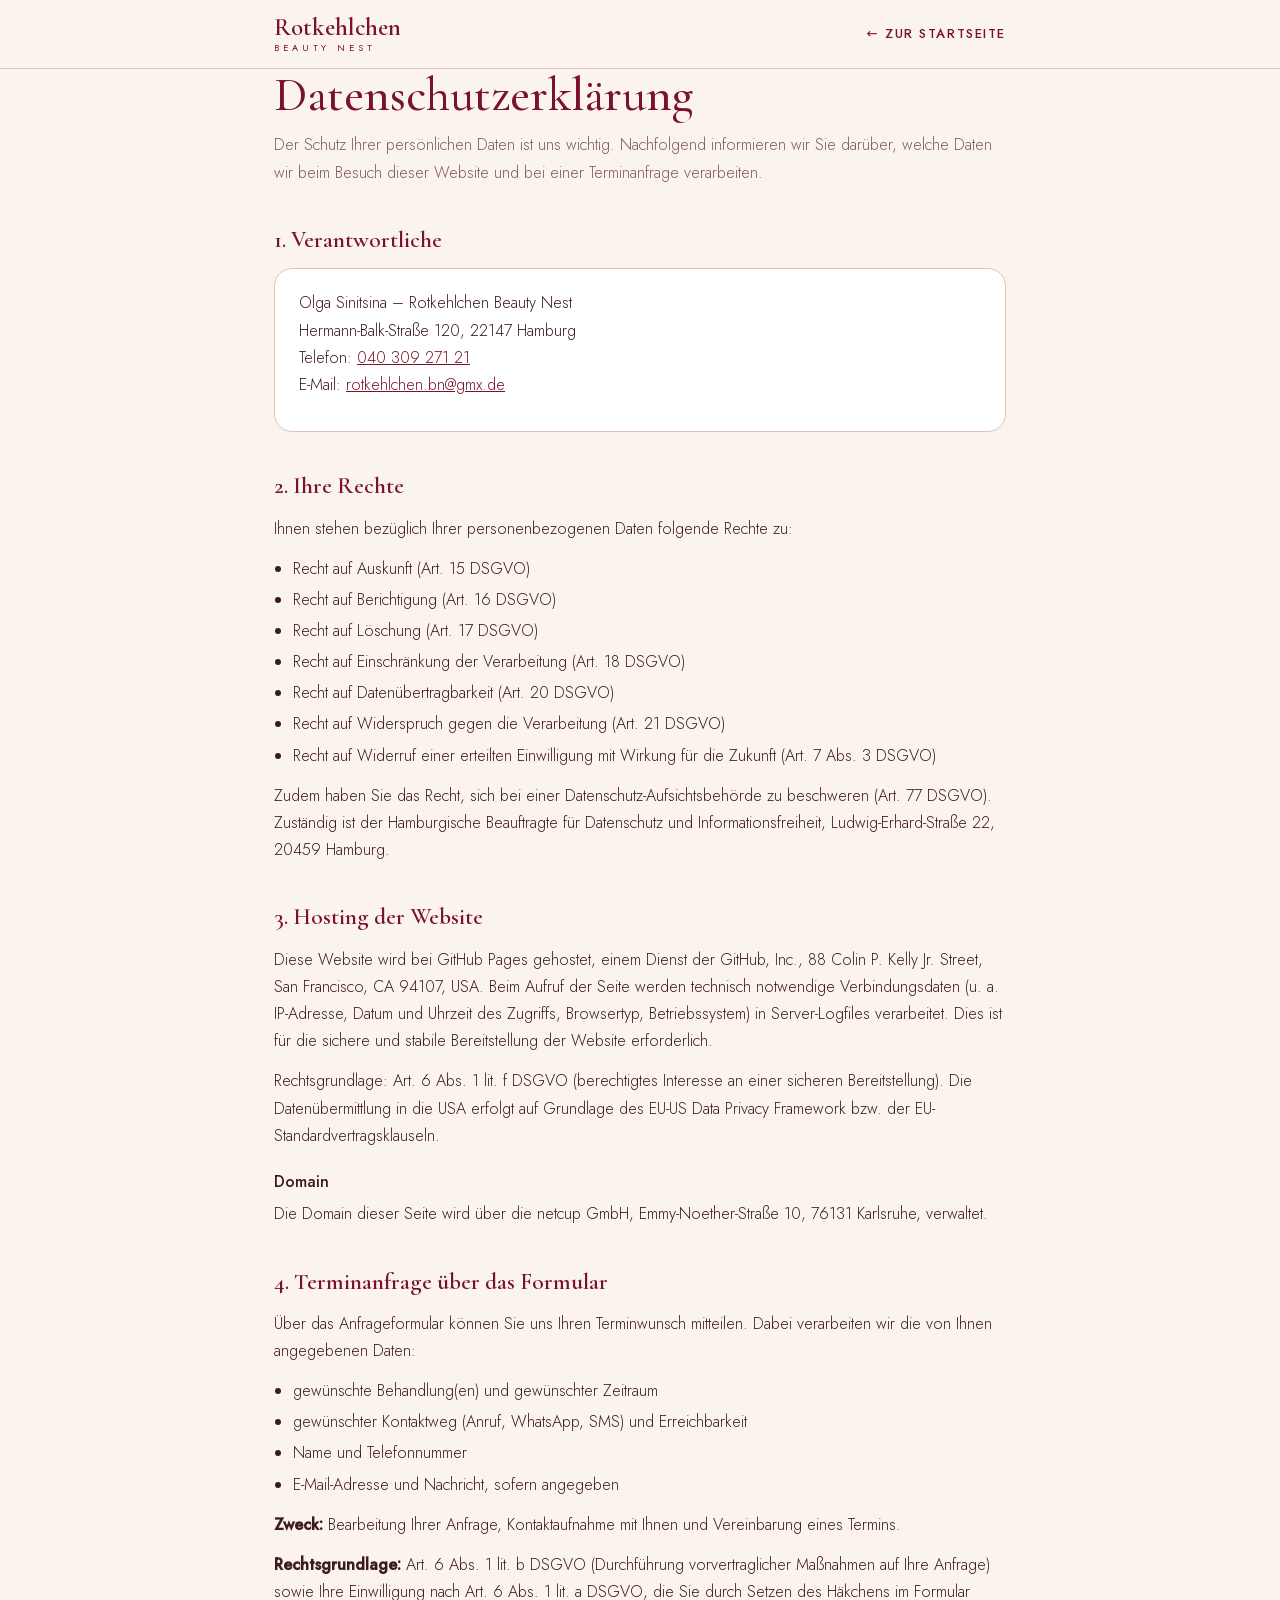
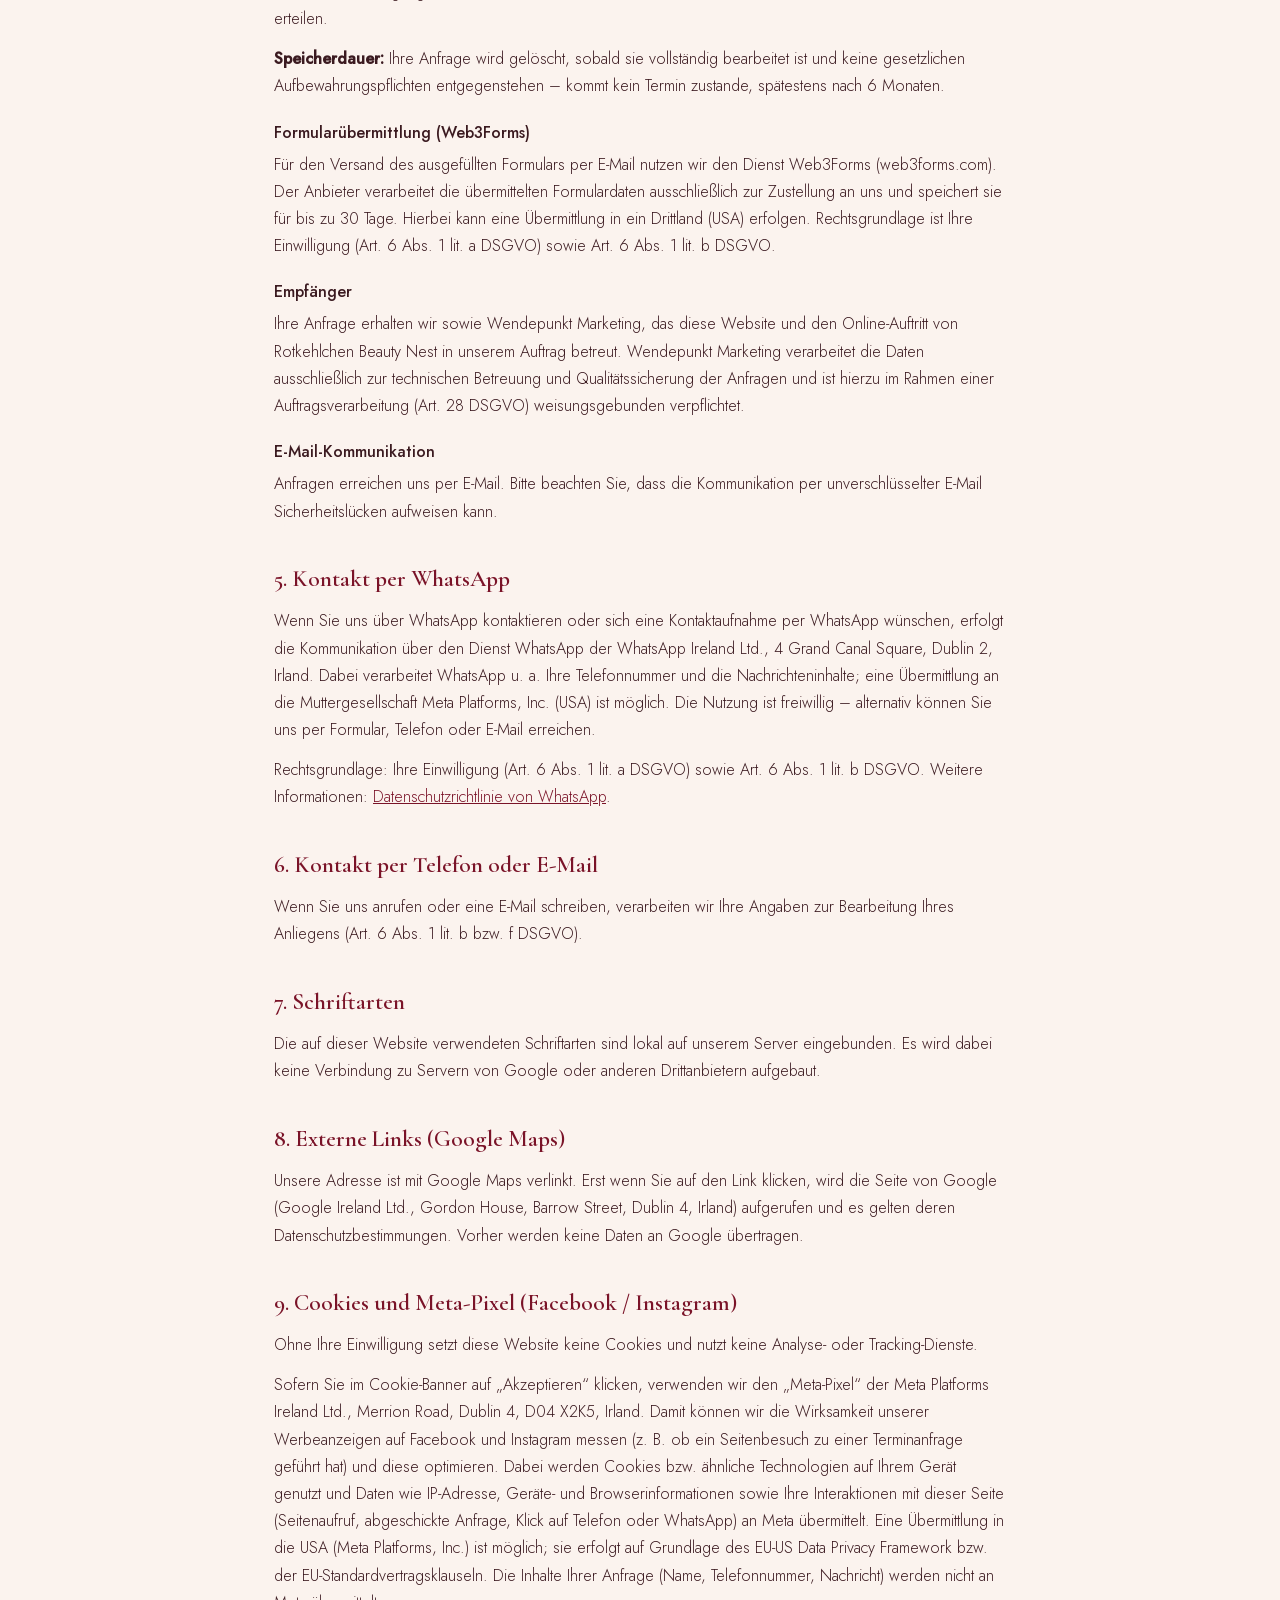
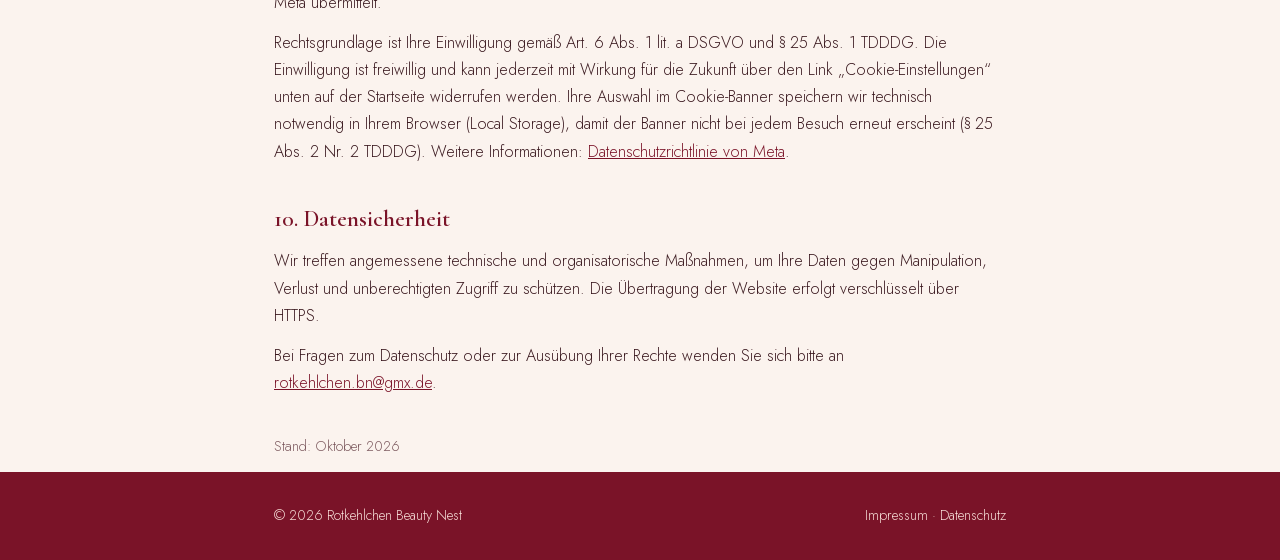
<file: datenschutz.html>
<!DOCTYPE html>
<html lang="de">
<head>
<meta charset="UTF-8">
<meta name="viewport" content="width=device-width, initial-scale=1">
<title>Datenschutz – Rotkehlchen Beauty Nest</title>
<meta name="robots" content="noindex">
<link rel="stylesheet" href="assets/fonts/fonts.css">
<link rel="stylesheet" href="assets/legal.css">
<link rel="icon" href="/favicon.ico" sizes="48x48">
<link rel="icon" type="image/png" sizes="32x32" href="assets/favicon-32.png">
<link rel="apple-touch-icon" href="assets/apple-touch-icon.png">
</head>
<body>
<header>
  <div class="wrap">
    <a href="index.html" class="brand">Rotkehlchen<small>BEAUTY NEST</small></a>
    <a href="index.html" class="back">← Zur Startseite</a>
  </div>
</header>

<main class="wrap">
  <h1>Datenschutzerklärung</h1>
  <p class="lead">Der Schutz Ihrer persönlichen Daten ist uns wichtig. Nachfolgend informieren wir Sie darüber, welche Daten wir beim Besuch dieser Website und bei einer Terminanfrage verarbeiten.</p>

  <h2>1. Verantwortliche</h2>
  <div class="card">
    <p>Olga Sinitsina – Rotkehlchen Beauty Nest<br>
    Hermann-Balk-Straße 120, 22147 Hamburg<br>
    Telefon: <a href="tel:+494030927121">040 309 271 21</a><br>
    E-Mail: <a href="mailto:rotkehlchen.bn@gmx.de">rotkehlchen.bn@gmx.de</a></p>
  </div>

  <h2>2. Ihre Rechte</h2>
  <p>Ihnen stehen bezüglich Ihrer personenbezogenen Daten folgende Rechte zu:</p>
  <ul>
    <li>Recht auf Auskunft (Art. 15 DSGVO)</li>
    <li>Recht auf Berichtigung (Art. 16 DSGVO)</li>
    <li>Recht auf Löschung (Art. 17 DSGVO)</li>
    <li>Recht auf Einschränkung der Verarbeitung (Art. 18 DSGVO)</li>
    <li>Recht auf Datenübertragbarkeit (Art. 20 DSGVO)</li>
    <li>Recht auf Widerspruch gegen die Verarbeitung (Art. 21 DSGVO)</li>
    <li>Recht auf Widerruf einer erteilten Einwilligung mit Wirkung für die Zukunft (Art. 7 Abs. 3 DSGVO)</li>
  </ul>
  <p>Zudem haben Sie das Recht, sich bei einer Datenschutz-Aufsichtsbehörde zu beschweren (Art. 77 DSGVO). Zuständig ist der Hamburgische Beauftragte für Datenschutz und Informationsfreiheit, Ludwig-Erhard-Straße 22, 20459 Hamburg.</p>

  <h2>3. Hosting der Website</h2>
  <p>Diese Website wird bei GitHub Pages gehostet, einem Dienst der GitHub, Inc., 88 Colin P. Kelly Jr. Street, San Francisco, CA 94107, USA. Beim Aufruf der Seite werden technisch notwendige Verbindungsdaten (u. a. IP-Adresse, Datum und Uhrzeit des Zugriffs, Browsertyp, Betriebssystem) in Server-Logfiles verarbeitet. Dies ist für die sichere und stabile Bereitstellung der Website erforderlich.</p>
  <p>Rechtsgrundlage: Art. 6 Abs. 1 lit. f DSGVO (berechtigtes Interesse an einer sicheren Bereitstellung). Die Datenübermittlung in die USA erfolgt auf Grundlage des EU-US Data Privacy Framework bzw. der EU-Standardvertragsklauseln.</p>

  <h3>Domain</h3>
  <p>Die Domain dieser Seite wird über die netcup GmbH, Emmy-Noether-Straße 10, 76131 Karlsruhe, verwaltet.</p>

  <h2>4. Terminanfrage über das Formular</h2>
  <p>Über das Anfrageformular können Sie uns Ihren Terminwunsch mitteilen. Dabei verarbeiten wir die von Ihnen angegebenen Daten:</p>
  <ul>
    <li>gewünschte Behandlung(en) und gewünschter Zeitraum</li>
    <li>gewünschter Kontaktweg (Anruf, WhatsApp, SMS) und Erreichbarkeit</li>
    <li>Name und Telefonnummer</li>
    <li>E-Mail-Adresse und Nachricht, sofern angegeben</li>
  </ul>
  <p><strong>Zweck:</strong> Bearbeitung Ihrer Anfrage, Kontaktaufnahme mit Ihnen und Vereinbarung eines Termins.</p>
  <p><strong>Rechtsgrundlage:</strong> Art. 6 Abs. 1 lit. b DSGVO (Durchführung vorvertraglicher Maßnahmen auf Ihre Anfrage) sowie Ihre Einwilligung nach Art. 6 Abs. 1 lit. a DSGVO, die Sie durch Setzen des Häkchens im Formular erteilen.</p>
  <p><strong>Speicherdauer:</strong> Ihre Anfrage wird gelöscht, sobald sie vollständig bearbeitet ist und keine gesetzlichen Aufbewahrungspflichten entgegenstehen – kommt kein Termin zustande, spätestens nach 6 Monaten.</p>

  <h3>Formularübermittlung (Web3Forms)</h3>
  <p>Für den Versand des ausgefüllten Formulars per E-Mail nutzen wir den Dienst Web3Forms (web3forms.com). Der Anbieter verarbeitet die übermittelten Formulardaten ausschließlich zur Zustellung an uns und speichert sie für bis zu 30 Tage. Hierbei kann eine Übermittlung in ein Drittland (USA) erfolgen. Rechtsgrundlage ist Ihre Einwilligung (Art. 6 Abs. 1 lit. a DSGVO) sowie Art. 6 Abs. 1 lit. b DSGVO.</p>

  <h3>Empfänger</h3>
  <p>Ihre Anfrage erhalten wir sowie Wendepunkt Marketing, das diese Website und den Online-Auftritt von Rotkehlchen Beauty Nest in unserem Auftrag betreut. Wendepunkt Marketing verarbeitet die Daten ausschließlich zur technischen Betreuung und Qualitätssicherung der Anfragen und ist hierzu im Rahmen einer Auftragsverarbeitung (Art. 28 DSGVO) weisungsgebunden verpflichtet.</p>

  <h3>E-Mail-Kommunikation</h3>
  <p>Anfragen erreichen uns per E-Mail. Bitte beachten Sie, dass die Kommunikation per unverschlüsselter E-Mail Sicherheitslücken aufweisen kann.</p>

  <h2>5. Kontakt per WhatsApp</h2>
  <p>Wenn Sie uns über WhatsApp kontaktieren oder sich eine Kontaktaufnahme per WhatsApp wünschen, erfolgt die Kommunikation über den Dienst WhatsApp der WhatsApp Ireland Ltd., 4 Grand Canal Square, Dublin 2, Irland. Dabei verarbeitet WhatsApp u. a. Ihre Telefonnummer und die Nachrichteninhalte; eine Übermittlung an die Muttergesellschaft Meta Platforms, Inc. (USA) ist möglich. Die Nutzung ist freiwillig – alternativ können Sie uns per Formular, Telefon oder E-Mail erreichen.</p>
  <p>Rechtsgrundlage: Ihre Einwilligung (Art. 6 Abs. 1 lit. a DSGVO) sowie Art. 6 Abs. 1 lit. b DSGVO. Weitere Informationen: <a href="https://www.whatsapp.com/legal/privacy-policy-eea" target="_blank" rel="noopener">Datenschutzrichtlinie von WhatsApp</a>.</p>

  <h2>6. Kontakt per Telefon oder E-Mail</h2>
  <p>Wenn Sie uns anrufen oder eine E-Mail schreiben, verarbeiten wir Ihre Angaben zur Bearbeitung Ihres Anliegens (Art. 6 Abs. 1 lit. b bzw. f DSGVO).</p>

  <h2>7. Schriftarten</h2>
  <p>Die auf dieser Website verwendeten Schriftarten sind lokal auf unserem Server eingebunden. Es wird dabei keine Verbindung zu Servern von Google oder anderen Drittanbietern aufgebaut.</p>

  <h2>8. Externe Links (Google Maps)</h2>
  <p>Unsere Adresse ist mit Google Maps verlinkt. Erst wenn Sie auf den Link klicken, wird die Seite von Google (Google Ireland Ltd., Gordon House, Barrow Street, Dublin 4, Irland) aufgerufen und es gelten deren Datenschutzbestimmungen. Vorher werden keine Daten an Google übertragen.</p>

  <h2>9. Cookies und Meta-Pixel (Facebook / Instagram)</h2>
  <p>Ohne Ihre Einwilligung setzt diese Website keine Cookies und nutzt keine Analyse- oder Tracking-Dienste.</p>
  <p>Sofern Sie im Cookie-Banner auf „Akzeptieren“ klicken, verwenden wir den „Meta-Pixel“ der Meta Platforms Ireland Ltd., Merrion Road, Dublin 4, D04 X2K5, Irland. Damit können wir die Wirksamkeit unserer Werbeanzeigen auf Facebook und Instagram messen (z. B. ob ein Seitenbesuch zu einer Terminanfrage geführt hat) und diese optimieren. Dabei werden Cookies bzw. ähnliche Technologien auf Ihrem Gerät genutzt und Daten wie IP-Adresse, Geräte- und Browserinformationen sowie Ihre Interaktionen mit dieser Seite (Seitenaufruf, abgeschickte Anfrage, Klick auf Telefon oder WhatsApp) an Meta übermittelt. Eine Übermittlung in die USA (Meta Platforms, Inc.) ist möglich; sie erfolgt auf Grundlage des EU-US Data Privacy Framework bzw. der EU-Standardvertragsklauseln. Die Inhalte Ihrer Anfrage (Name, Telefonnummer, Nachricht) werden nicht an Meta übermittelt.</p>
  <p>Rechtsgrundlage ist Ihre Einwilligung gemäß Art. 6 Abs. 1 lit. a DSGVO und § 25 Abs. 1 TDDDG. Die Einwilligung ist freiwillig und kann jederzeit mit Wirkung für die Zukunft über den Link „Cookie-Einstellungen“ unten auf der Startseite widerrufen werden. Ihre Auswahl im Cookie-Banner speichern wir technisch notwendig in Ihrem Browser (Local Storage), damit der Banner nicht bei jedem Besuch erneut erscheint (§ 25 Abs. 2 Nr. 2 TDDDG). Weitere Informationen: <a href="https://www.facebook.com/privacy/policy/" target="_blank" rel="noopener">Datenschutzrichtlinie von Meta</a>.</p>

  <h2>10. Datensicherheit</h2>
  <p>Wir treffen angemessene technische und organisatorische Maßnahmen, um Ihre Daten gegen Manipulation, Verlust und unberechtigten Zugriff zu schützen. Die Übertragung der Website erfolgt verschlüsselt über HTTPS.</p>
  <p>Bei Fragen zum Datenschutz oder zur Ausübung Ihrer Rechte wenden Sie sich bitte an <a href="mailto:rotkehlchen.bn@gmx.de">rotkehlchen.bn@gmx.de</a>.</p>

  <p class="stand">Stand: Oktober 2026</p>
</main>

<footer>
  <div class="wrap">
    <span>© 2026 Rotkehlchen Beauty Nest</span>
    <span><a href="impressum.html">Impressum</a> · <a href="datenschutz.html">Datenschutz</a></span>
  </div>
</footer>
</body>
</html>
</file>
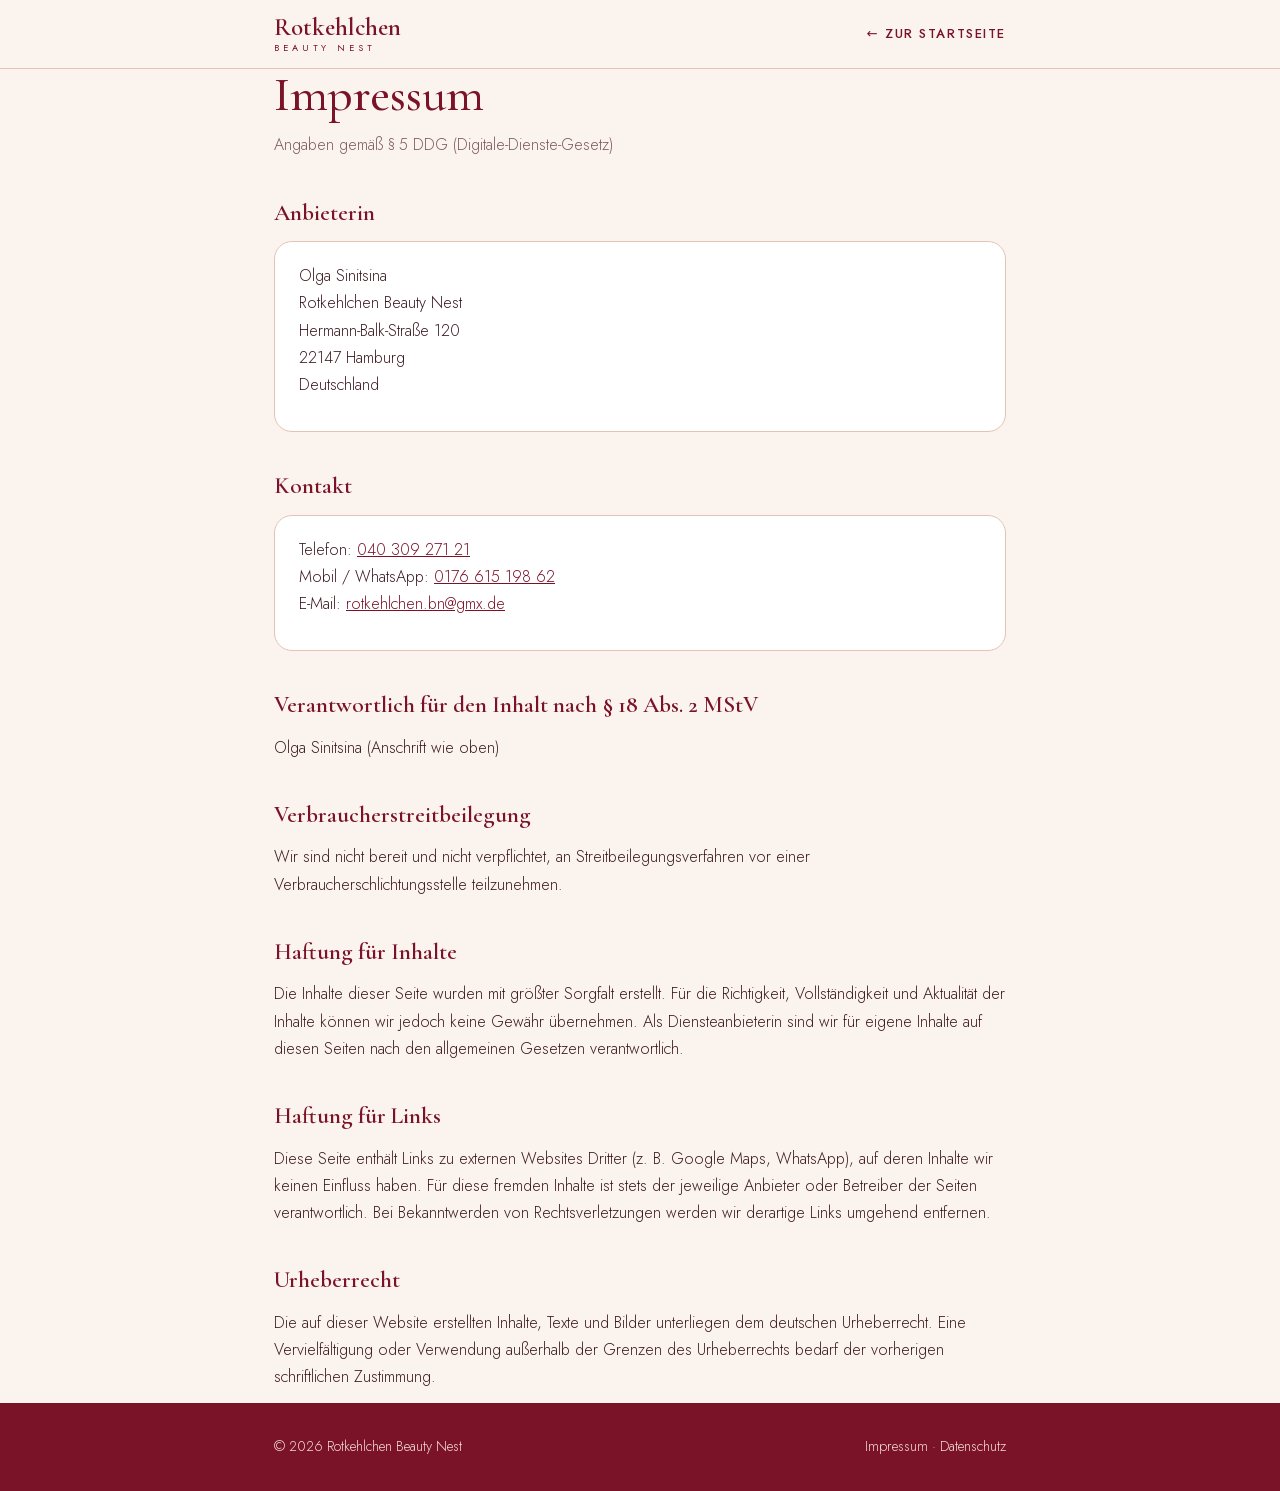
<file: impressum.html>
<!DOCTYPE html>
<html lang="de">
<head>
<meta charset="UTF-8">
<meta name="viewport" content="width=device-width, initial-scale=1">
<title>Impressum – Rotkehlchen Beauty Nest</title>
<meta name="robots" content="noindex">
<link rel="stylesheet" href="assets/fonts/fonts.css">
<link rel="stylesheet" href="assets/legal.css">
<link rel="icon" href="/favicon.ico" sizes="48x48">
<link rel="icon" type="image/png" sizes="32x32" href="assets/favicon-32.png">
<link rel="apple-touch-icon" href="assets/apple-touch-icon.png">
</head>
<body>
<header>
  <div class="wrap">
    <a href="index.html" class="brand">Rotkehlchen<small>BEAUTY NEST</small></a>
    <a href="index.html" class="back">← Zur Startseite</a>
  </div>
</header>

<main class="wrap">
  <h1>Impressum</h1>
  <p class="lead">Angaben gemäß § 5 DDG (Digitale-Dienste-Gesetz)</p>

  <h2>Anbieterin</h2>
  <div class="card">
    <p>Olga Sinitsina<br>
    Rotkehlchen Beauty Nest<br>
    Hermann-Balk-Straße 120<br>
    22147 Hamburg<br>
    Deutschland</p>
  </div>

  <h2>Kontakt</h2>
  <div class="card">
    <p>Telefon: <a href="tel:+494030927121">040 309 271 21</a><br>
    Mobil / WhatsApp: <a href="tel:+4917661519862">0176 615 198 62</a><br>
    E-Mail: <a href="mailto:rotkehlchen.bn@gmx.de">rotkehlchen.bn@gmx.de</a></p>
  </div>

  <!-- Falls vorhanden, hier ergänzen:
  <h2>Umsatzsteuer-ID</h2>
  <p>Umsatzsteuer-Identifikationsnummer gemäß § 27 a Umsatzsteuergesetz: DE…</p>
  -->

  <h2>Verantwortlich für den Inhalt nach § 18 Abs. 2 MStV</h2>
  <p>Olga Sinitsina (Anschrift wie oben)</p>

  <h2>Verbraucherstreitbeilegung</h2>
  <p>Wir sind nicht bereit und nicht verpflichtet, an Streitbeilegungsverfahren vor einer Verbraucherschlichtungsstelle teilzunehmen.</p>

  <h2>Haftung für Inhalte</h2>
  <p>Die Inhalte dieser Seite wurden mit größter Sorgfalt erstellt. Für die Richtigkeit, Vollständigkeit und Aktualität der Inhalte können wir jedoch keine Gewähr übernehmen. Als Diensteanbieterin sind wir für eigene Inhalte auf diesen Seiten nach den allgemeinen Gesetzen verantwortlich.</p>

  <h2>Haftung für Links</h2>
  <p>Diese Seite enthält Links zu externen Websites Dritter (z. B. Google Maps, WhatsApp), auf deren Inhalte wir keinen Einfluss haben. Für diese fremden Inhalte ist stets der jeweilige Anbieter oder Betreiber der Seiten verantwortlich. Bei Bekanntwerden von Rechtsverletzungen werden wir derartige Links umgehend entfernen.</p>

  <h2>Urheberrecht</h2>
  <p>Die auf dieser Website erstellten Inhalte, Texte und Bilder unterliegen dem deutschen Urheberrecht. Eine Vervielfältigung oder Verwendung außerhalb der Grenzen des Urheberrechts bedarf der vorherigen schriftlichen Zustimmung.</p>
</main>

<footer>
  <div class="wrap">
    <span>© 2026 Rotkehlchen Beauty Nest</span>
    <span><a href="impressum.html">Impressum</a> · <a href="datenschutz.html">Datenschutz</a></span>
  </div>
</footer>
</body>
</html>
</file>
<file: assets/fonts/fonts.css>
/* Lokal eingebundene Schriften (keine Verbindung zu Google) */
@font-face{font-family:'Cormorant Garamond';font-style:italic;font-weight:500;font-display:swap;src:url('CormorantGaramond-500i-latin-ext.woff2') format('woff2');unicode-range:U+0100-02BA, U+02BD-02C5, U+02C7-02CC, U+02CE-02D7, U+02DD-02FF, U+0304, U+0308, U+0329, U+1D00-1DBF, U+1E00-1E9F, U+1EF2-1EFF, U+2020, U+20A0-20AB, U+20AD-20C0, U+2113, U+2C60-2C7F, U+A720-A7FF}
@font-face{font-family:'Cormorant Garamond';font-style:italic;font-weight:500;font-display:swap;src:url('CormorantGaramond-500i-latin.woff2') format('woff2');unicode-range:U+0000-00FF, U+0131, U+0152-0153, U+02BB-02BC, U+02C6, U+02DA, U+02DC, U+0304, U+0308, U+0329, U+2000-206F, U+20AC, U+2122, U+2191, U+2193, U+2212, U+2215, U+FEFF, U+FFFD}
@font-face{font-family:'Cormorant Garamond';font-style:normal;font-weight:500;font-display:swap;src:url('CormorantGaramond-500-latin-ext.woff2') format('woff2');unicode-range:U+0100-02BA, U+02BD-02C5, U+02C7-02CC, U+02CE-02D7, U+02DD-02FF, U+0304, U+0308, U+0329, U+1D00-1DBF, U+1E00-1E9F, U+1EF2-1EFF, U+2020, U+20A0-20AB, U+20AD-20C0, U+2113, U+2C60-2C7F, U+A720-A7FF}
@font-face{font-family:'Cormorant Garamond';font-style:normal;font-weight:500;font-display:swap;src:url('CormorantGaramond-500-latin.woff2') format('woff2');unicode-range:U+0000-00FF, U+0131, U+0152-0153, U+02BB-02BC, U+02C6, U+02DA, U+02DC, U+0304, U+0308, U+0329, U+2000-206F, U+20AC, U+2122, U+2191, U+2193, U+2212, U+2215, U+FEFF, U+FFFD}
@font-face{font-family:'Cormorant Garamond';font-style:normal;font-weight:600;font-display:swap;src:url('CormorantGaramond-600-latin-ext.woff2') format('woff2');unicode-range:U+0100-02BA, U+02BD-02C5, U+02C7-02CC, U+02CE-02D7, U+02DD-02FF, U+0304, U+0308, U+0329, U+1D00-1DBF, U+1E00-1E9F, U+1EF2-1EFF, U+2020, U+20A0-20AB, U+20AD-20C0, U+2113, U+2C60-2C7F, U+A720-A7FF}
@font-face{font-family:'Cormorant Garamond';font-style:normal;font-weight:600;font-display:swap;src:url('CormorantGaramond-600-latin.woff2') format('woff2');unicode-range:U+0000-00FF, U+0131, U+0152-0153, U+02BB-02BC, U+02C6, U+02DA, U+02DC, U+0304, U+0308, U+0329, U+2000-206F, U+20AC, U+2122, U+2191, U+2193, U+2212, U+2215, U+FEFF, U+FFFD}
@font-face{font-family:'Jost';font-style:normal;font-weight:300;font-display:swap;src:url('Jost-300-latin-ext.woff2') format('woff2');unicode-range:U+0100-02BA, U+02BD-02C5, U+02C7-02CC, U+02CE-02D7, U+02DD-02FF, U+0304, U+0308, U+0329, U+1D00-1DBF, U+1E00-1E9F, U+1EF2-1EFF, U+2020, U+20A0-20AB, U+20AD-20C0, U+2113, U+2C60-2C7F, U+A720-A7FF}
@font-face{font-family:'Jost';font-style:normal;font-weight:300;font-display:swap;src:url('Jost-300-latin.woff2') format('woff2');unicode-range:U+0000-00FF, U+0131, U+0152-0153, U+02BB-02BC, U+02C6, U+02DA, U+02DC, U+0304, U+0308, U+0329, U+2000-206F, U+20AC, U+2122, U+2191, U+2193, U+2212, U+2215, U+FEFF, U+FFFD}
@font-face{font-family:'Jost';font-style:normal;font-weight:400;font-display:swap;src:url('Jost-400-latin-ext.woff2') format('woff2');unicode-range:U+0100-02BA, U+02BD-02C5, U+02C7-02CC, U+02CE-02D7, U+02DD-02FF, U+0304, U+0308, U+0329, U+1D00-1DBF, U+1E00-1E9F, U+1EF2-1EFF, U+2020, U+20A0-20AB, U+20AD-20C0, U+2113, U+2C60-2C7F, U+A720-A7FF}
@font-face{font-family:'Jost';font-style:normal;font-weight:400;font-display:swap;src:url('Jost-400-latin.woff2') format('woff2');unicode-range:U+0000-00FF, U+0131, U+0152-0153, U+02BB-02BC, U+02C6, U+02DA, U+02DC, U+0304, U+0308, U+0329, U+2000-206F, U+20AC, U+2122, U+2191, U+2193, U+2212, U+2215, U+FEFF, U+FFFD}
@font-face{font-family:'Jost';font-style:normal;font-weight:500;font-display:swap;src:url('Jost-500-latin-ext.woff2') format('woff2');unicode-range:U+0100-02BA, U+02BD-02C5, U+02C7-02CC, U+02CE-02D7, U+02DD-02FF, U+0304, U+0308, U+0329, U+1D00-1DBF, U+1E00-1E9F, U+1EF2-1EFF, U+2020, U+20A0-20AB, U+20AD-20C0, U+2113, U+2C60-2C7F, U+A720-A7FF}
@font-face{font-family:'Jost';font-style:normal;font-weight:500;font-display:swap;src:url('Jost-500-latin.woff2') format('woff2');unicode-range:U+0000-00FF, U+0131, U+0152-0153, U+02BB-02BC, U+02C6, U+02DA, U+02DC, U+0304, U+0308, U+0329, U+2000-206F, U+20AC, U+2122, U+2191, U+2193, U+2212, U+2215, U+FEFF, U+FFFD}
</file>
<file: assets/legal.css>
:root{
  --cream:#f6e8de;--cream-2:#fbf3ee;--rose:#d0677a;--wine:#7a1328;--ink:#3b1a20;--muted:#7d5a5f;--line:#e3c3b6;
  --serif:"Cormorant Garamond",Georgia,serif;--sans:"Jost",system-ui,sans-serif;
}
*{box-sizing:border-box;margin:0;padding:0}
body{font-family:var(--sans);font-weight:300;color:var(--ink);background:var(--cream-2);line-height:1.7;-webkit-font-smoothing:antialiased}
a{color:var(--wine)}
header{background:rgba(251,243,238,.92);border-bottom:1px solid var(--line)}
header .wrap{display:flex;align-items:center;justify-content:space-between;height:68px}
.wrap{max-width:780px;margin:0 auto;padding:0 24px}
.brand{font-family:var(--serif);font-size:1.55rem;font-weight:600;color:var(--wine);text-decoration:none;line-height:1}
.brand small{display:block;font-family:var(--sans);font-size:.58rem;letter-spacing:.42em;font-weight:400;margin-top:3px}
.back{font-size:.82rem;letter-spacing:.12em;text-transform:uppercase;text-decoration:none;font-weight:500}
main{padding:64px 0 80px}
h1{font-family:var(--serif);font-weight:500;color:var(--wine);font-size:clamp(2.2rem,5vw,3rem);line-height:1.1;margin-bottom:.6rem}
.lead{color:var(--muted);margin-bottom:2.2rem}
h2{font-family:var(--serif);font-weight:600;color:var(--wine);font-size:1.45rem;margin:2.2rem 0 .5rem}
h3{font-size:1rem;font-weight:500;margin:1.2rem 0 .3rem}
p,ul{margin-bottom:.8rem}
ul{padding-left:1.2rem}
li{margin-bottom:.25rem}
.card{background:#fff;border:1px solid var(--line);border-radius:18px;padding:20px 24px;margin-bottom:.8rem}
.stand{margin-top:2.4rem;font-size:.9rem;color:var(--muted)}
footer{background:var(--wine);color:#f6dcd6;padding:32px 0;font-size:.88rem}
footer .wrap{display:flex;justify-content:space-between;flex-wrap:wrap;gap:1rem}
footer a{color:#f6dcd6;text-decoration:none}
footer a:hover{color:#fff}
@media (max-width:520px){.wrap{padding:0 16px}main{padding:44px 0 60px}.card{padding:16px 18px}}
</file>
